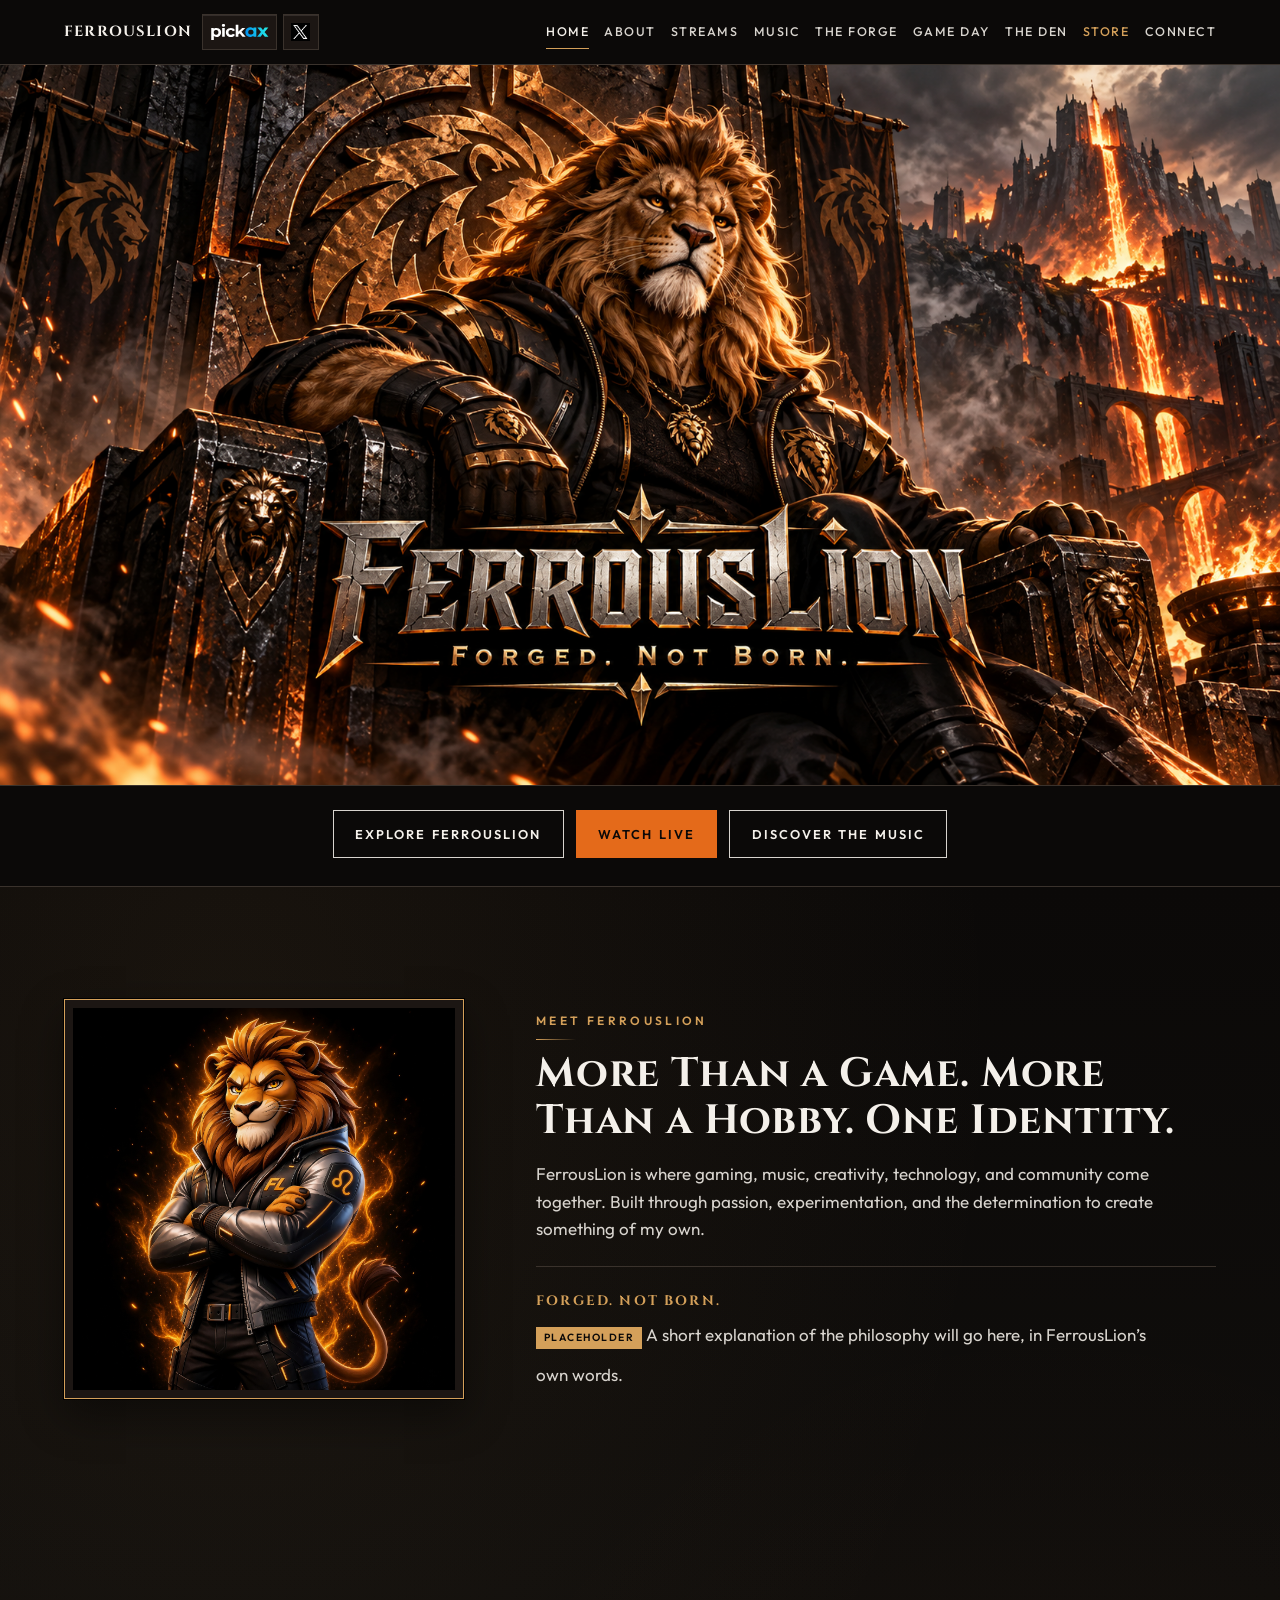
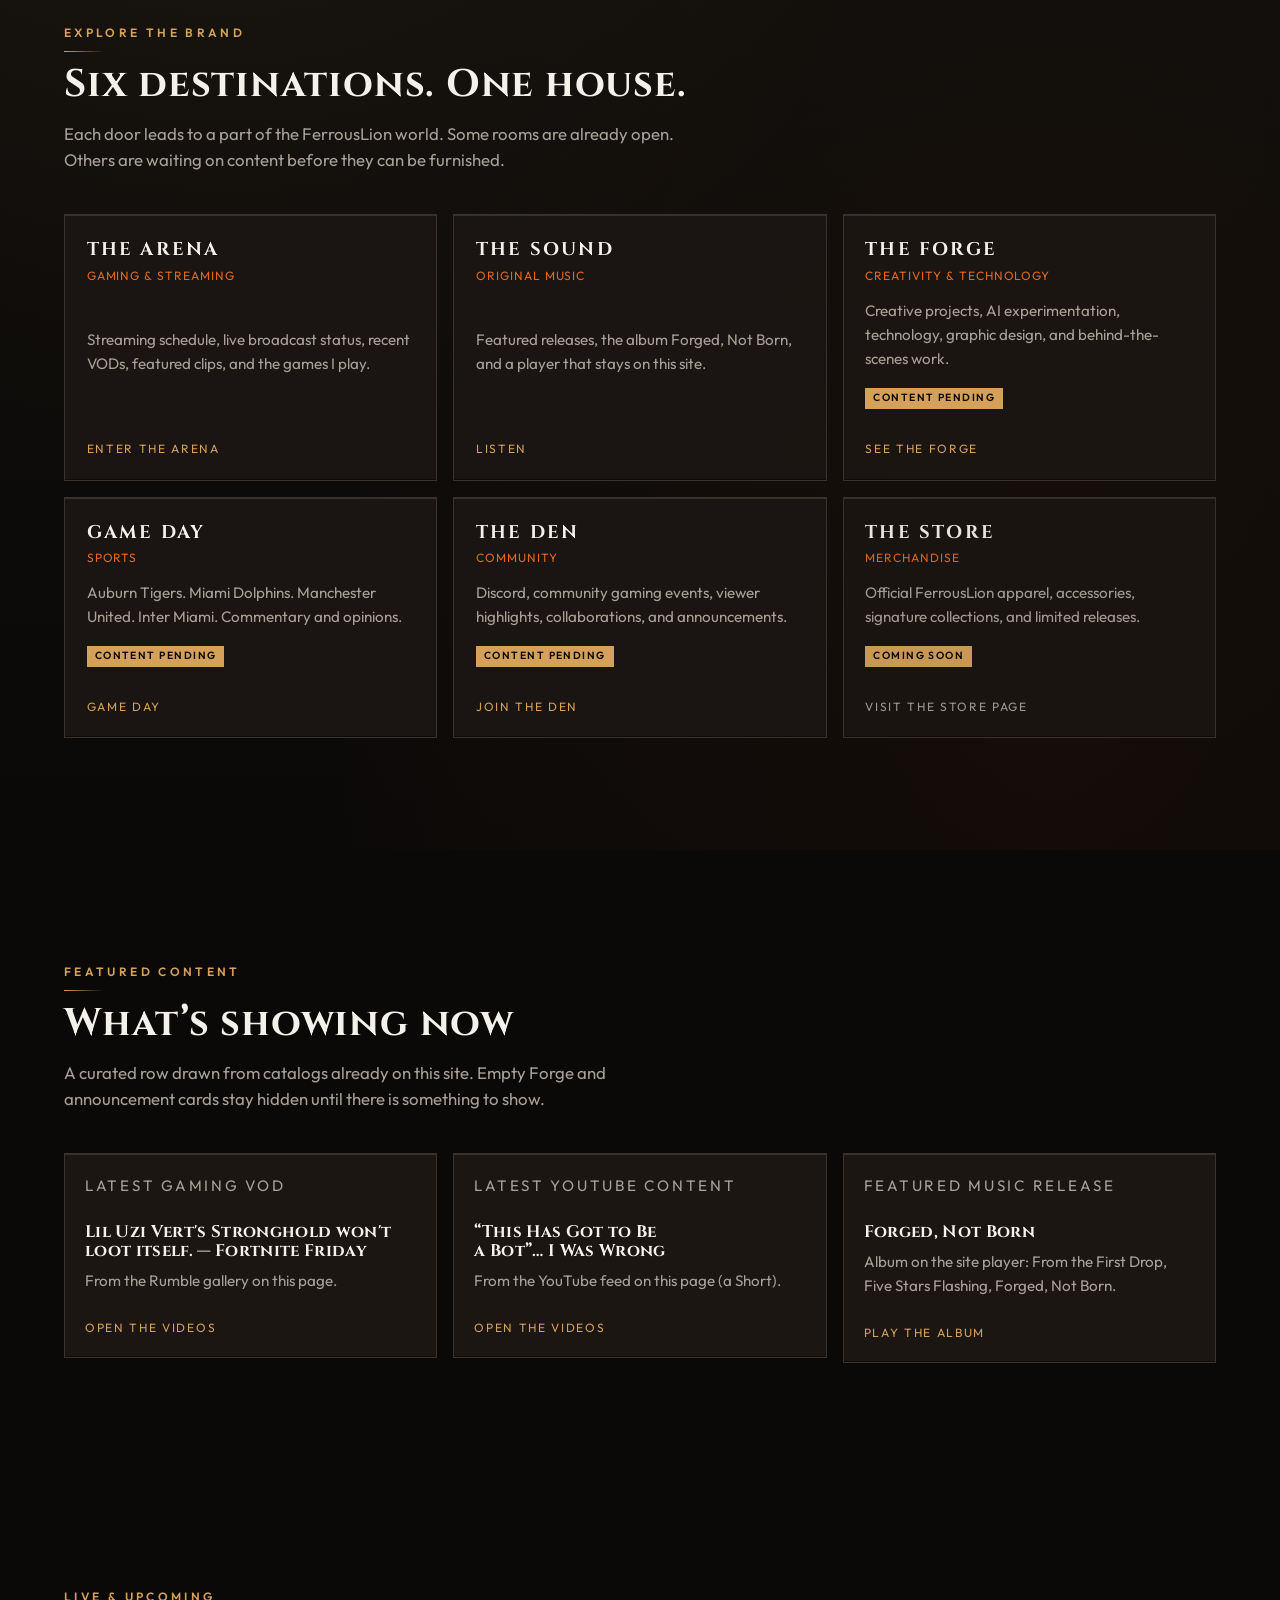
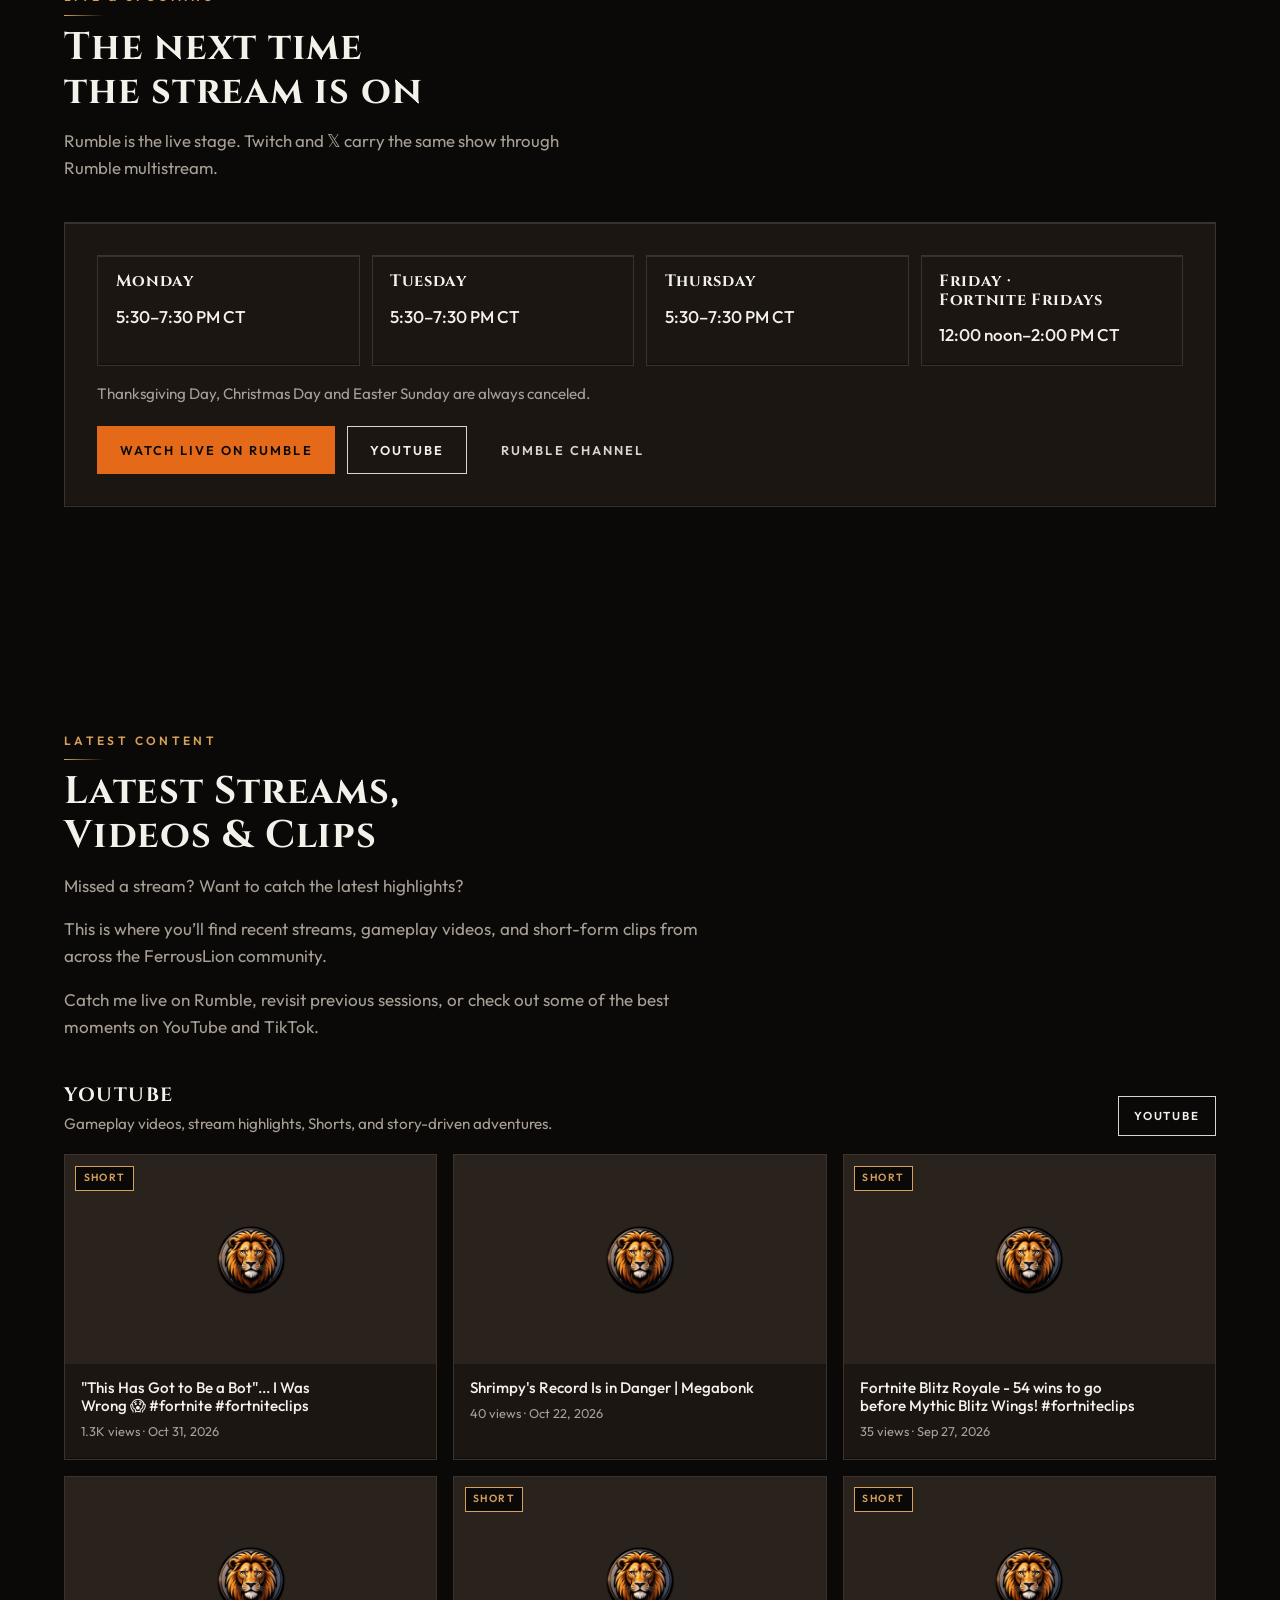
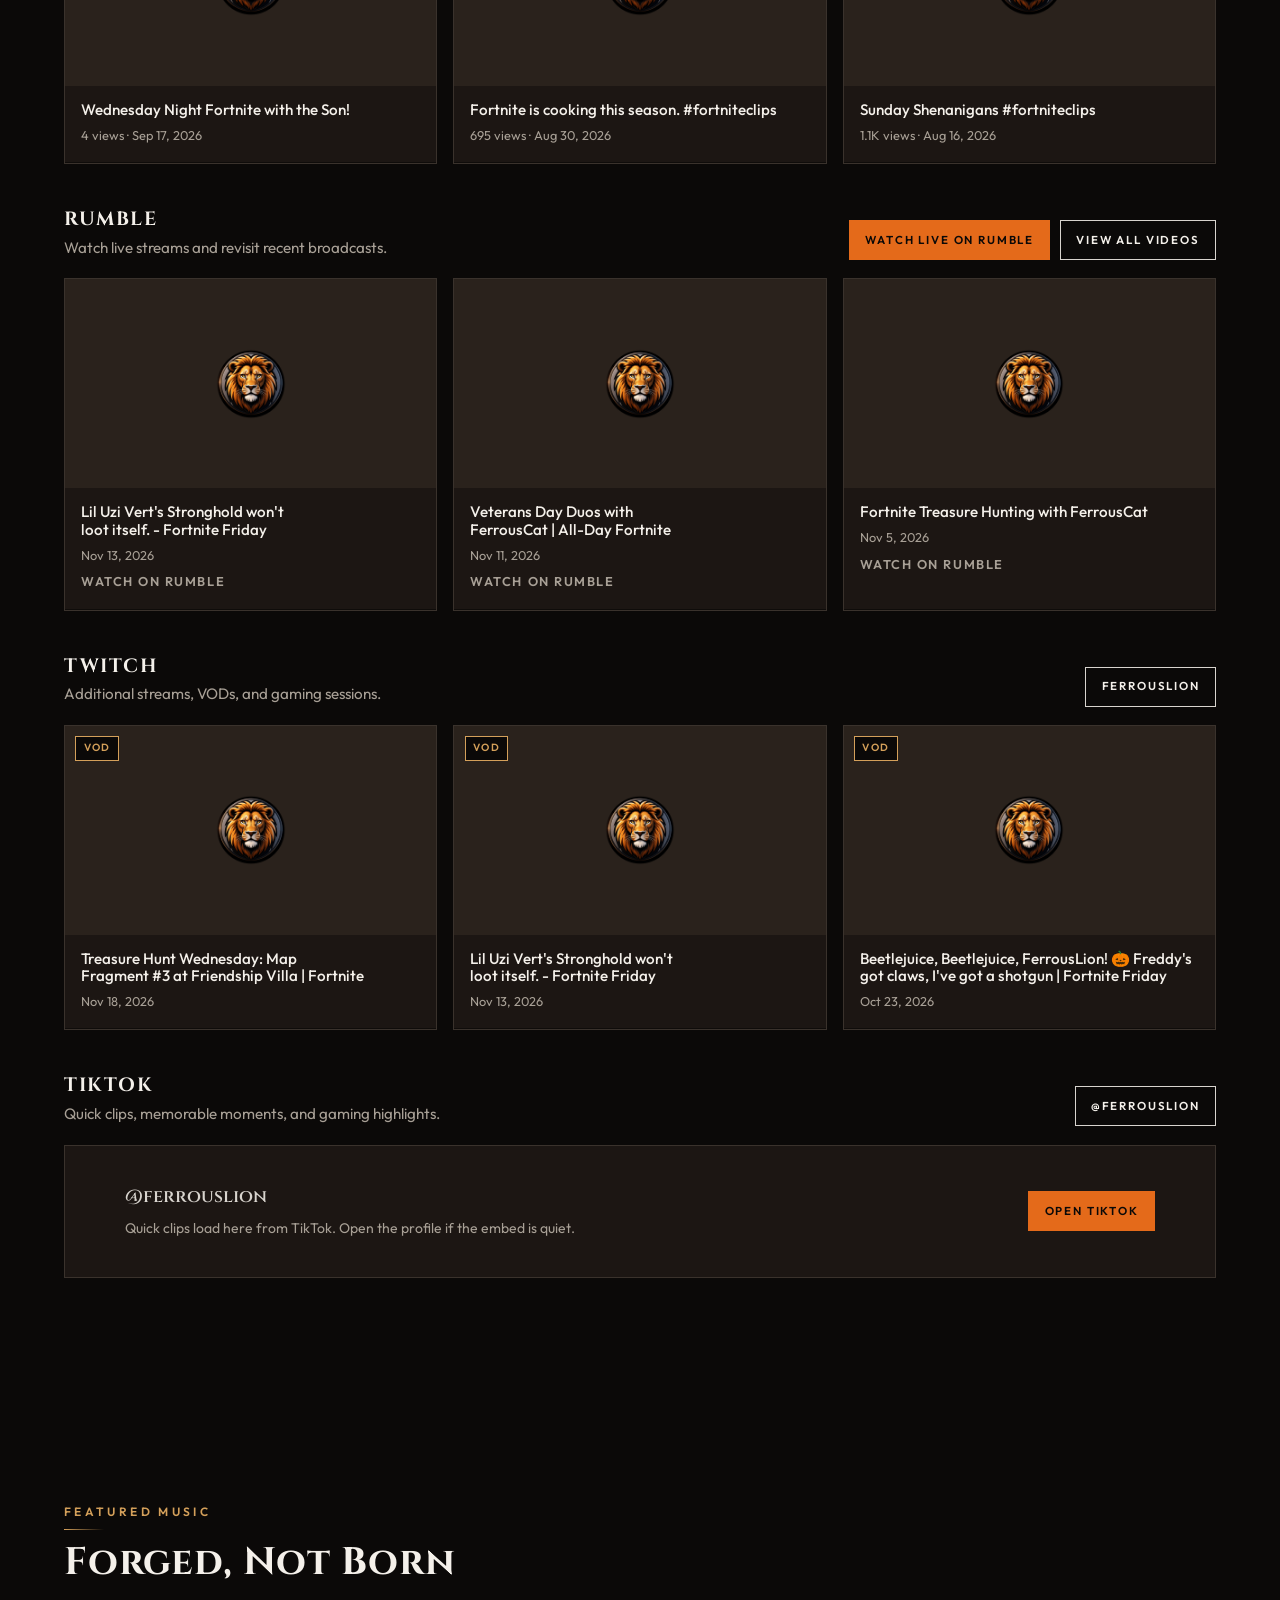
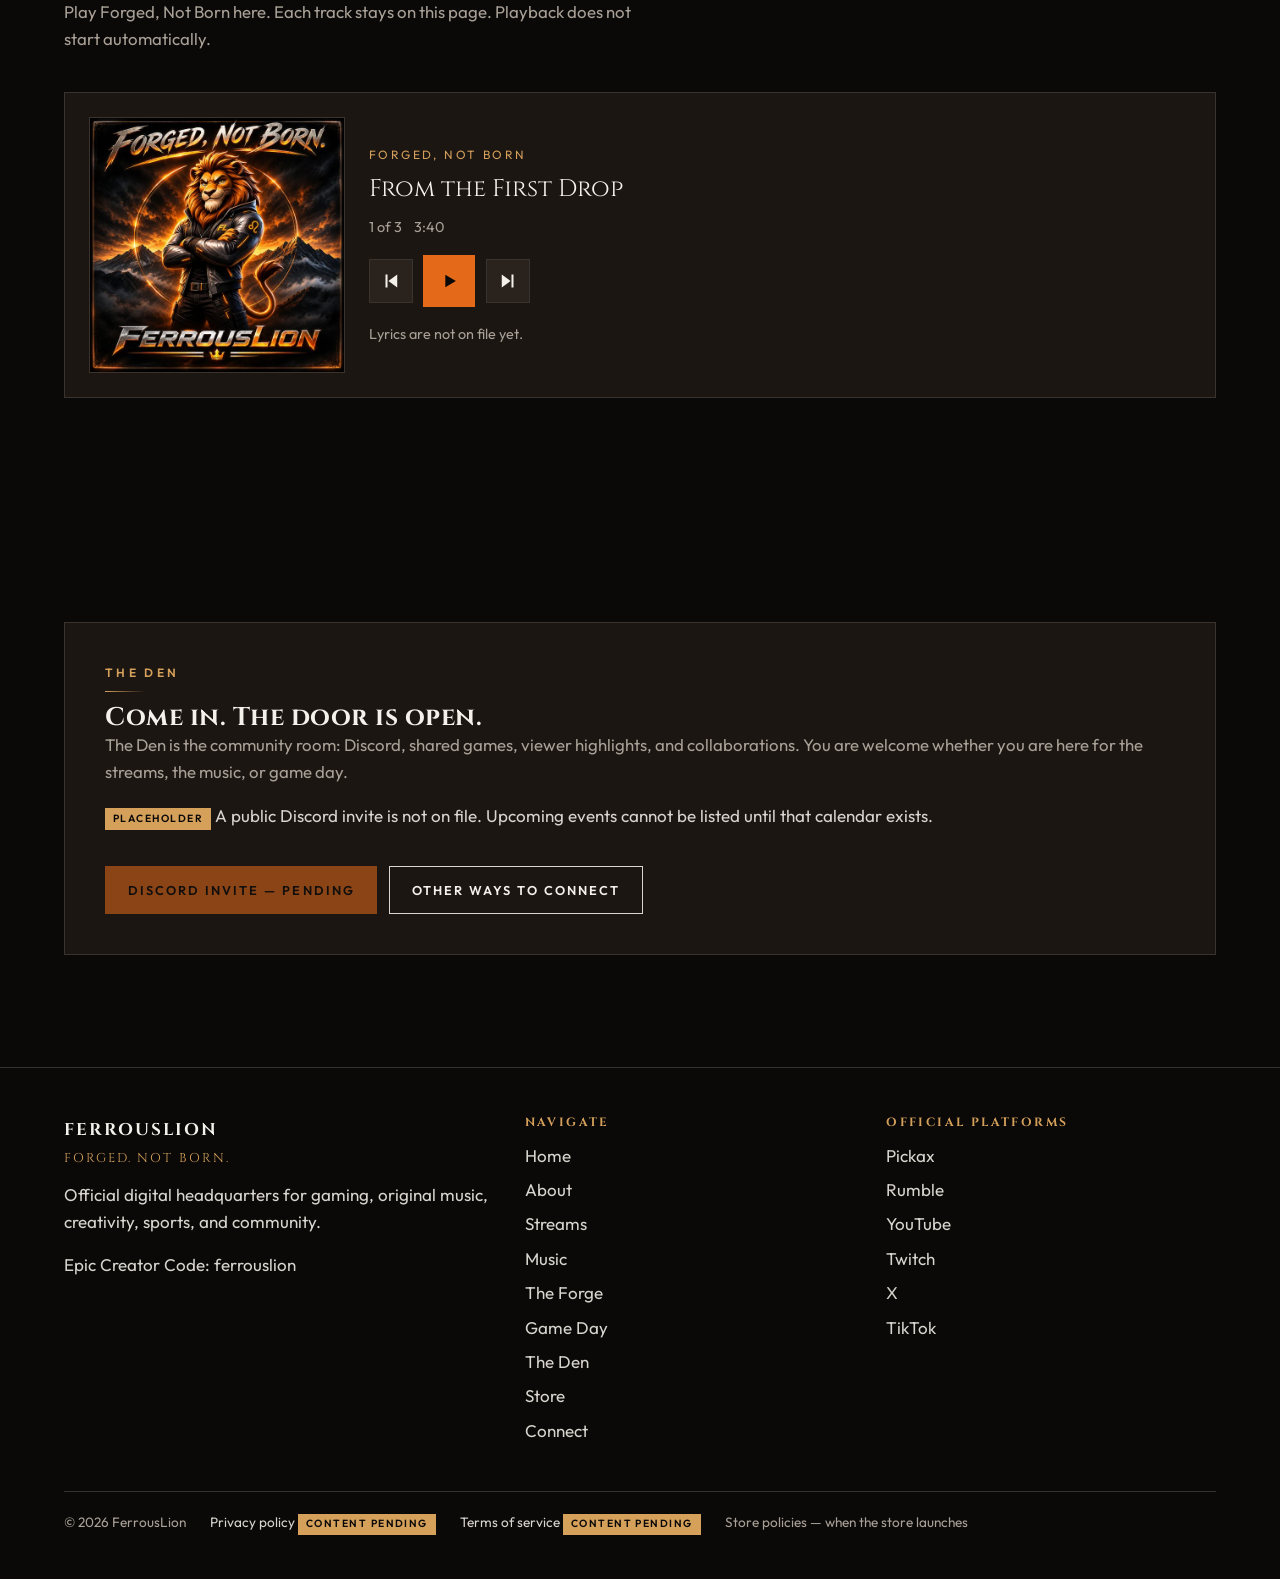
<file: index.html>
<!DOCTYPE html>
<html lang="en">
<head>
  <meta charset="utf-8">
  <meta name="viewport" content="width=device-width, initial-scale=1">
  <title>FerrousLion | Gaming, Streaming &amp; Community</title>
  <meta name="description" content="Follow FerrousLion for live gaming streams, Fortnite adventures, gameplay videos, sports conversations, and community across Rumble, YouTube, Twitch, and TikTok.">
  <meta name="theme-color" content="#0B0908">
  <meta name="twitter:card" content="summary_large_image">
  <meta name="twitter:title" content="FerrousLion | Gaming, Streaming &amp; Community">
  <meta name="twitter:description" content="Follow FerrousLion for live gaming streams, Fortnite adventures, gameplay videos, sports conversations, and community across Rumble, YouTube, Twitch, and TikTok.">
  <meta name="twitter:image" content="https://ferrouslion.com/og.jpg">
  <meta name="twitter:image:alt" content="FerrousLion standing beside the FL Gaming logo">
  <meta property="og:type" content="website">
  <meta property="og:site_name" content="FerrousLion">
  <meta property="og:title" content="FerrousLion | Gaming, Streaming &amp; Community">
  <meta property="og:description" content="Follow FerrousLion for live gaming streams, Fortnite adventures, gameplay videos, sports conversations, and community across Rumble, YouTube, Twitch, and TikTok.">
  <meta property="og:image" content="https://ferrouslion.com/og.jpg">
  <meta property="og:image:alt" content="FerrousLion standing beside the FL Gaming logo">
  <meta property="og:url" content="https://ferrouslion.com/">
  <link rel="canonical" href="https://ferrouslion.com/">
  <link rel="icon" href="./favicon.ico">
  <link rel="icon" type="image/svg+xml" href="./favicon.svg">
  <link rel="preconnect" href="https://fonts.googleapis.com">
  <link rel="preconnect" href="https://fonts.gstatic.com" crossorigin>
  <link href="https://fonts.googleapis.com/css2?family=Cinzel:wght@500;600;700&family=Outfit:wght@400;500;600;700&display=swap" rel="stylesheet">
  <link rel="stylesheet" href="./styles.css">
  <script type="application/ld+json">
  {
    "@context": "https://schema.org",
    "@type": "WebSite",
    "name": "FerrousLion",
    "url": "https://ferrouslion.com/",
    "description": "Follow FerrousLion for live gaming streams, Fortnite adventures, gameplay videos, sports conversations, and community across Rumble, YouTube, Twitch, and TikTok.",
    "publisher": {
      "@type": "Person",
      "name": "FerrousLion",
      "url": "https://ferrouslion.com/",
      "sameAs": [
        "https://pickax.com/ferrouslion",
        "https://rumble.com/user/ferrouslion",
        "https://x.com/FerrousLion",
        "https://www.youtube.com/@ferrouslion",
        "https://www.twitch.tv/ferrouslion",
        "https://www.tiktok.com/@ferrouslion"
      ]
    }
  }
  </script>
</head>
<body>
  <a class="skip" href="#meet">Skip to content</a>

  <header class="header">
    <div class="wrap header-bar">
      <div class="header-left">
        <a class="brand" href="#top">FerrousLion</a>
        <div class="social-icons" role="group" aria-label="Official accounts">
          <a class="social-icon social-pickax" href="https://pickax.com/ferrouslion" target="_blank" rel="noopener noreferrer" aria-label="FerrousLion on Pickax" title="FerrousLion on Pickax — pickax.com/ferrouslion">
            <img src="./assets/icons/pickax-logo.svg" width="104" height="32" alt="">
          </a>
          <a class="social-icon social-x" href="https://x.com/FerrousLion" target="_blank" rel="noopener noreferrer" aria-label="FerrousLion on X" title="FerrousLion on X — @FerrousLion">
            <img src="./assets/icons/x-favicon.png" width="32" height="32" alt="">
          </a>
        </div>
      </div>
      <nav class="nav-desk" aria-label="Primary">
        <a href="#top" aria-current="page">Home</a>
        <a href="#about">About</a>
        <a href="#streams">Streams</a>
        <a href="#music">Music</a>
        <a href="#forge">The Forge</a>
        <a href="#gameday">Game Day</a>
        <a href="#den">The Den</a>
        <a class="nav-store" href="./store/index.html">Store</a>
        <a href="#connect">Connect</a>
      </nav>
      <button class="menu-btn" type="button" aria-expanded="false" aria-label="Open menu" aria-controls="mobile-nav">
        <svg width="20" height="20" viewBox="0 0 24 24" fill="none" stroke="currentColor" stroke-width="2" aria-hidden="true"><path d="M4 7h16M4 12h16M4 17h16"/></svg>
      </button>
    </div>
    <div class="nav-mobile" id="mobile-nav">
      <div class="wrap">
        <div class="social-icons" role="group" aria-label="Official accounts in the menu">
          <a class="social-icon social-pickax" href="https://pickax.com/ferrouslion" target="_blank" rel="noopener noreferrer" aria-label="FerrousLion on Pickax" title="FerrousLion on Pickax — pickax.com/ferrouslion">
            <img src="./assets/icons/pickax-logo.svg" width="104" height="32" alt="">
          </a>
          <a class="social-icon social-x" href="https://x.com/FerrousLion" target="_blank" rel="noopener noreferrer" aria-label="FerrousLion on X" title="FerrousLion on X — @FerrousLion">
            <img src="./assets/icons/x-favicon.png" width="32" height="32" alt="">
          </a>
        </div>
        <nav aria-label="Mobile">
          <a href="#top">Home</a>
          <a href="#about">About</a>
          <a href="#streams">Streams</a>
          <a href="#music">Music</a>
          <a href="#forge">The Forge</a>
          <a href="#gameday">Game Day</a>
          <a href="#den">The Den</a>
          <a href="./store/index.html">Store</a>
          <a href="#connect">Connect</a>
        </nav>
      </div>
    </div>
  </header>

  <main id="top">
    <h1 class="sr-only">FerrousLion</h1>
    <section class="hero" aria-labelledby="hero-banner-label">
      <h2 id="hero-banner-label" class="sr-only">FerrousLion official cover banner</h2>
      <figure class="hero-banner">
        <img
          src="./assets/02-official-cover-banner.png"
          width="1672"
          height="941"
          alt="FerrousLion seated on a lion-carved throne before a volcanic fortress, with the words FerrousLion and Forged. Not Born."
        >
      </figure>
      <div class="hero-cta-band">
        <div class="wrap hero-actions">
          <a class="btn btn-secondary" href="#meet">Explore FerrousLion</a>
          <a class="btn btn-primary" href="https://rumble.com/user/ferrouslion/live" target="_blank" rel="noopener noreferrer">Watch Live<span class="sr-only"> on Rumble</span></a>
          <a class="btn btn-secondary" href="#music">Discover the Music</a>
        </div>
      </div>
    </section>

    <div class="mood">
      <section class="section" id="meet" aria-labelledby="meet-title">
        <div class="wrap meet-grid">
          <div class="avatar-frame">
            <img
              src="./assets/01-official-avatar.png"
              width="1408"
              height="1408"
              alt="Official FerrousLion avatar: a golden-orange lion wearing a black metallic FL jacket, standing with arms crossed."
            >
          </div>
          <div class="meet-copy" id="about">
            <p class="kicker">Meet FerrousLion</p>
            <h2 id="meet-title">More Than a Game. More Than a Hobby. One Identity.</h2>
            <p>FerrousLion is where gaming, music, creativity, technology, and community come together. Built through passion, experimentation, and the determination to create something of my own.</p>
            <div class="philosophy">
              <strong>Forged. Not Born.</strong>
              <p><span class="placeholder-flag">PLACEHOLDER</span> A short explanation of the philosophy will go here, in FerrousLion’s own words.</p>
            </div>
          </div>
        </div>
      </section>

      <section class="section" id="explore" aria-labelledby="explore-title">
        <div class="wrap">
          <div class="section-head">
            <p class="kicker">Explore the brand</p>
            <h2 id="explore-title">Six destinations. One house.</h2>
            <p class="lead">Each door leads to a part of the FerrousLion world. Some rooms are already open. Others are waiting on content before they can be furnished.</p>
          </div>
          <ul class="dest-grid">
            <li id="streams">
              <a class="card-link" href="#live">
                <article class="dest-card">
                  <h3>The Arena</h3>
                  <p class="dest-label">Gaming &amp; Streaming</p>
                  <p>Streaming schedule, live broadcast status, recent VODs, featured clips, and the games I play.</p>
                  <span class="dest-link">Enter the Arena</span>
                </article>
              </a>
            </li>
            <li>
              <a class="card-link" href="#music">
                <article class="dest-card">
                  <h3>The Sound</h3>
                  <p class="dest-label">Original Music</p>
                  <p>Featured releases, the album Forged, Not Born, and a player that stays on this site.</p>
                  <span class="dest-link">Listen</span>
                </article>
              </a>
            </li>
            <li id="forge">
              <a class="card-link" href="#featured">
                <article class="dest-card">
                  <h3>The Forge</h3>
                  <p class="dest-label">Creativity &amp; Technology</p>
                  <p>Creative projects, AI experimentation, technology, graphic design, and behind-the-scenes work.</p>
                  <span class="placeholder-flag">Content pending</span>
                  <span class="dest-link">See the Forge</span>
                </article>
              </a>
            </li>
            <li id="gameday">
              <a class="card-link" href="#featured">
                <article class="dest-card">
                  <h3>Game Day</h3>
                  <p class="dest-label">Sports</p>
                  <p>Auburn Tigers. Miami Dolphins. Manchester United. Inter Miami. Commentary and opinions.</p>
                  <span class="placeholder-flag">Content pending</span>
                  <span class="dest-link">Game Day</span>
                </article>
              </a>
            </li>
            <li id="den">
              <a class="card-link" href="#community">
                <article class="dest-card">
                  <h3>The Den</h3>
                  <p class="dest-label">Community</p>
                  <p>Discord, community gaming events, viewer highlights, collaborations, and announcements.</p>
                  <span class="placeholder-flag">Content pending</span>
                  <span class="dest-link">Join the Den</span>
                </article>
              </a>
            </li>
            <li id="store">
              <a class="card-link" href="./store/index.html">
                <article class="dest-card is-soon">
                  <h3>The Store</h3>
                  <p class="dest-label">Merchandise</p>
                  <p>Official FerrousLion apparel, accessories, signature collections, and limited releases.</p>
                  <span class="placeholder-flag">Coming soon</span>
                  <span class="dest-link">Visit the Store page</span>
                </article>
              </a>
            </li>
          </ul>
        </div>
      </section>
    </div>

    <section class="section" id="featured" aria-labelledby="featured-title">
      <div class="wrap">
        <div class="section-head">
          <p class="kicker">Featured content</p>
          <h2 id="featured-title">What’s showing now</h2>
          <p class="lead">A curated row drawn from catalogs already on this site. Empty Forge and announcement cards stay hidden until there is something to show.</p>
        </div>
        <ul class="feature-grid">
          <li>
            <article class="feature-card">
              <p class="feature-kind">Latest gaming VOD</p>
              <h3>Lil Uzi Vert's Stronghold won't loot itself. — Fortnite Friday</h3>
              <p>From the Rumble gallery on this page.</p>
              <a class="feature-link" href="#videos">Open the videos</a>
            </article>
          </li>
          <li>
            <article class="feature-card">
              <p class="feature-kind">Latest YouTube content</p>
              <h3>“This Has Got to Be a Bot”… I Was Wrong</h3>
              <p>From the YouTube feed on this page (a Short).</p>
              <a class="feature-link" href="#videos">Open the videos</a>
            </article>
          </li>
          <li>
            <article class="feature-card">
              <p class="feature-kind">Featured music release</p>
              <h3>Forged, Not Born</h3>
              <p>Album on the site player: From the First Drop, Five Stars Flashing, Forged, Not Born.</p>
              <a class="feature-link" href="#music">Play the album</a>
            </article>
          </li>
          <!-- Hidden until content exists: Recent creative project (The Forge) featured card.
          <li>
            <article class="feature-card">
              <p class="feature-kind">Recent creative project</p>
              <span class="placeholder-flag">PLACEHOLDER</span>
              <h3>Example — no Forge project is published yet</h3>
              <p>This card stays hidden until FerrousLion supplies a project.</p>
            </article>
          </li>
          -->
          <!-- Hidden until content exists: Latest announcement featured card.
          <li>
            <article class="feature-card">
              <p class="feature-kind">Latest announcement</p>
              <span class="placeholder-flag">PLACEHOLDER</span>
              <h3>Example — no announcement feed exists yet</h3>
              <p>This card stays hidden until an announcement is published.</p>
            </article>
          </li>
          -->
        </ul>
      </div>
    </section>

    <section class="section" id="live" aria-labelledby="live-title">
      <div class="wrap">
        <div class="section-head">
          <p class="kicker">Live &amp; Upcoming</p>
          <h2 id="live-title">The next time the stream is on</h2>
          <p class="lead">Rumble is the live stage. Twitch and 𝕏 carry the same show through Rumble multistream.</p>
        </div>
        <div class="live-panel live-schedule">
          <div>
            <!--
              SCHEDULE NOTICE — edit this block for a holiday, one-off special, or one-off cancellation.
              data-date is the event day in America/Chicago, written YYYY-MM-DD.
              The slot stays hidden after that Chicago date, so a stale notice never lingers.
              Leave data-date empty when there is no upcoming special or cancellation.
            -->
            <article class="card hairline schedule-special" id="schedule-special" data-date="2026-11-29" hidden>
          <p class="kicker">Schedule change</p>
          <h3>No streams this week</h3>
          <p>Mon, Nov 23 – Sun, Nov 29, 2026. All streams this week are canceled, including Thanksgiving (Thu, Nov 26). The regular weekly schedule resumes Monday, Nov 30.</p>
        </article>
                    <ul class="schedule-grid">
          <li class="card hairline schedule-slot">
            <h3>Monday</h3>
            <p class="schedule-time">5:30–7:30 PM CT</p>
          </li>
          <li class="card hairline schedule-slot">
            <h3>Tuesday</h3>
            <p class="schedule-time">5:30–7:30 PM CT</p>
          </li>
          <li class="card hairline schedule-slot">
            <h3>Thursday</h3>
            <p class="schedule-time">5:30–7:30 PM CT</p>
          </li>
          <li class="card hairline schedule-slot">
            <h3>Friday · Fortnite Fridays</h3>
            <p class="schedule-time">12:00 noon–2:00 PM CT</p>
          </li>
        </ul>
        <p class="schedule-note">Thanksgiving Day, Christmas Day and Easter Sunday are always canceled.</p>
            <div class="live-links">
              <a class="btn btn-primary" href="https://rumble.com/user/ferrouslion/live" target="_blank" rel="noopener noreferrer">Watch Live on Rumble</a>
              <a class="btn btn-secondary" href="https://www.youtube.com/@ferrouslion" target="_blank" rel="noopener noreferrer">YouTube</a>
              <a class="btn btn-ghost" href="https://rumble.com/user/ferrouslion" target="_blank" rel="noopener noreferrer">Rumble channel</a>
            </div>
          </div>
        </div>
      </div>
    </section>

    <section class="section" id="videos" aria-labelledby="videos-heading">
      <div class="wrap">
        <div class="section-head">
          <p class="kicker">Latest content</p>
          <h2 id="videos-heading">Latest Streams, Videos &amp; Clips</h2>
          <div class="copy">
            <p>Missed a stream? Want to catch the latest highlights?</p>
            <p>This is where you’ll find recent streams, gameplay videos, and short-form clips from across the FerrousLion community.</p>
            <p>Catch me live on Rumble, revisit previous sessions, or check out some of the best moments on YouTube and TikTok.</p>
          </div>
        </div>

        <div class="platform-block">
          <div class="platform-head">
            <div>
              <h3>YouTube</h3>
              <p class="platform-note">Gameplay videos, stream highlights, Shorts, and story-driven adventures.</p>
            </div>
            <a class="btn btn-secondary btn-sm" href="https://www.youtube.com/@ferrouslion" target="_blank" rel="noopener noreferrer">YouTube</a>
          </div>
          <ul class="video-grid" id="youtube-videos"></ul>
        </div>

        <!-- Latest Rumble VODs. Edit this JSON only; see docs/rumble-vods.md.
             Cards sort by publishedAt (newest first) and never load a Rumble player. -->
        <section class="rumble-latest platform-block" aria-labelledby="videos-title">
        <script type="application/json" id="featured-rumble-data">
{
  "channelUrl": "https://rumble.com/user/ferrouslion",
  "updatedAt": "2026-11-16T15:56:05Z",
  "items": [
    {
      "id": "v7g31gm",
      "title": "Lil Uzi Vert's Stronghold won't loot itself. - Fortnite Friday",
      "publishedAt": "2026-11-13T18:57:05+00:00",
      "watchUrl": "https://rumble.com/v7i9ee4-lil-uzi-verts-stronghold-wont-loot-itself.-fortnite-friday.html",
      "thumbnailUrl": "https://hugh.cdn.rumble.cloud/video/fww1/80/s8/1/C/8/N/d/C8NdB.qR4e.1-small-Lil-Uzi-Verts-Stronghold-wo..jpg",
      "durationSeconds": 4956
    },
    {
      "id": "v7g17b8",
      "title": "Veterans Day Duos with FerrousCat | All-Day Fortnite",
      "publishedAt": "2026-11-11T22:48:31+00:00",
      "watchUrl": "https://rumble.com/v7i7k8q-veterans-day-duos-with-ferrouscat-all-day-fortnite.html",
      "thumbnailUrl": "https://hugh.cdn.rumble.cloud/video/fww1/6a/s8/1/6/a/t/d/6atdB.qR4e-small-Veterans-Day-Duos-with-Ferr..jpg",
      "durationSeconds": 4783
    },
    {
      "id": "v7fr5e8",
      "title": "Fortnite Treasure Hunting with FerrousCat",
      "publishedAt": "2026-11-06T01:20:57+00:00",
      "watchUrl": "https://rumble.com/v7hxibq-fortnite-treasure-hunting-with-ferrouscat.html",
      "thumbnailUrl": "https://hugh.cdn.rumble.cloud/video/fwe2/47/s8/1/g/G/G/b/gGGbB.qR4e-small-Fortnite-Treasure-Hunting-w..jpg",
      "durationSeconds": 5709
    }
  ]
}
        </script>
        <div class="platform-head">
          <div>
            <h3 id="videos-title">Rumble</h3>
            <p class="platform-note">Watch live streams and revisit recent broadcasts.</p>
          </div>
          <div class="featured-actions">
            <a class="btn btn-primary btn-sm" href="https://rumble.com/user/ferrouslion/live" target="_blank" rel="noopener noreferrer">Watch Live on Rumble</a>
            <a class="btn btn-secondary btn-sm" id="rumble-channel-link" href="https://rumble.com/user/ferrouslion" target="_blank" rel="noopener noreferrer">View all videos</a>
          </div>
        </div>
        <ul class="video-grid featured-rumble" id="featured-rumble"></ul>
        </section>

        <div class="platform-block">
          <div class="platform-head">
            <div>
              <h3>Twitch</h3>
              <p class="platform-note">Additional streams, VODs, and gaming sessions.</p>
            </div>
            <a class="btn btn-secondary btn-sm" href="https://www.twitch.tv/ferrouslion/videos" target="_blank" rel="noopener noreferrer">ferrouslion</a>
          </div>
          <ul class="video-grid" id="twitch-videos"></ul>
        </div>

        <div class="platform-block">
          <div class="platform-head">
            <div>
              <h3>TikTok</h3>
              <p class="platform-note">Quick clips, memorable moments, and gaming highlights.</p>
            </div>
            <a class="btn btn-secondary btn-sm" href="https://www.tiktok.com/@ferrouslion" target="_blank" rel="noopener noreferrer">@ferrouslion</a>
          </div>
          <div class="tiktok-card hairline" id="tiktok-embed">
            <blockquote class="tiktok-embed" cite="https://www.tiktok.com/@ferrouslion" data-unique-id="ferrouslion" data-embed-type="creator">
              <section>
                <a href="https://www.tiktok.com/@ferrouslion" target="_blank" rel="noopener noreferrer">
                  <span>
                    <span style="display:block;font-family:var(--font-display);font-size:1.125rem;font-weight:600">@ferrouslion</span>
                    <span style="display:block;margin-top:.35rem;font-size:.875rem;color:var(--muted)">Quick clips load here from TikTok. Open the profile if the embed is quiet.</span>
                  </span>
                  <span class="btn btn-primary btn-sm">Open TikTok</span>
                </a>
              </section>
            </blockquote>
          </div>
        </div>
      </div>
    </section>

    <section class="section" id="music" aria-labelledby="music-title">
      <div class="wrap">
        <!-- One player, one audio element. Titles and order come from
             music/catalog.json. Audio URLs live in #suno-music-data because
             the catalog schema has no public URL field. #music-fallback is a
             no-JS list of plain MP3 links. Native controls stay on the audio
             element unless the script below runs. -->
        <script type="application/json" id="suno-music-data">
{
  "updatedAt": "2026-11-19T09:20:00Z",
  "releaseId": "forged-not-born",
  "tracks": [
    {
      "id": "from-the-first-drop",
      "url": "https://media.ferrouslion.com/playback/forged-not-born/from-the-first-drop/6d61a341fdd869c92d87c1517df8c01268687366d9117ba77d4478370fbb5b7a.mp3"
    },
    {
      "id": "five-stars-flashing",
      "url": "https://media.ferrouslion.com/playback/forged-not-born/five-stars-flashing/544b3c11dda7b535b6226fd31d5b06ba04a1e27fbc36c1cb73637fcf24d3135f.mp3"
    },
    {
      "id": "forged-not-born",
      "url": "https://media.ferrouslion.com/playback/forged-not-born/forged-not-born/4e745292733c971e0f51285887f55b98b3b395522c60388c8f8569d2b3f7a32c.mp3"
    }
  ]
}
        </script>
        <div class="section-head">
          <p class="kicker">Featured music</p>
          <h2 id="music-title">Forged, Not Born</h2>
          <p class="lead">Play Forged, Not Born here. Each track stays on this page. Playback does not start automatically.</p>
        </div>
        <div class="music-card music-player" id="music-release">
          <div class="music-art">
            <img src="./music/forged-not-born.jpg" width="600" height="600" alt="Forged, Not Born album cover by FerrousLion" decoding="async">
          </div>
          <div class="music-player-body">
            <p class="music-now-album" id="music-release-title">Forged, Not Born</p>
            <p class="music-now-title" id="music-now-title" aria-live="polite">From the First Drop</p>
            <p class="music-now-meta">
              <span id="music-now-index">1 of 3</span>
              <span id="music-now-time">3:40</span>
            </p>
            <div class="music-transport" role="group" aria-label="Playback">
              <button type="button" class="music-btn" id="music-prev" aria-label="Previous track">
                <svg viewBox="0 0 24 24" width="22" height="22" fill="currentColor" aria-hidden="true"><path d="M6 5h2.2v14H6V5zm12.8 14L9.2 12l9.6-7v14z"/></svg>
              </button>
              <button type="button" class="music-btn music-btn-main" id="music-play" aria-label="Play" aria-pressed="false">
                <svg class="icon-play" viewBox="0 0 24 24" width="22" height="22" fill="currentColor" aria-hidden="true"><path d="M8 5.14v13.72L19.5 12 8 5.14z"/></svg>
                <svg class="icon-pause" viewBox="0 0 24 24" width="22" height="22" fill="currentColor" aria-hidden="true"><path d="M6 4.5h4.2v15H6v-15zm7.8 0H18v15h-4.2v-15z"/></svg>
              </button>
              <button type="button" class="music-btn" id="music-next" aria-label="Next track">
                <svg viewBox="0 0 24 24" width="22" height="22" fill="currentColor" aria-hidden="true"><path d="M15.8 5H18v14h-2.2V5zM5.2 5l9.6 7-9.6 7V5z"/></svg>
              </button>
            </div>
            <audio id="music-audio" controls preload="none" src="https://media.ferrouslion.com/playback/forged-not-born/from-the-first-drop/6d61a341fdd869c92d87c1517df8c01268687366d9117ba77d4478370fbb5b7a.mp3" aria-label="From the First Drop"></audio>
            <p class="music-note">Lyrics are not on file yet.</p>
          </div>
        </div>
        <div class="music-fallback" id="music-fallback">
          <p>Open a track:</p>
          <ol>
            <li>
              <a href="https://media.ferrouslion.com/playback/forged-not-born/from-the-first-drop/6d61a341fdd869c92d87c1517df8c01268687366d9117ba77d4478370fbb5b7a.mp3">From the First Drop</a>
              <span class="music-track-time">3:40</span>
            </li>
            <li>
              <a href="https://media.ferrouslion.com/playback/forged-not-born/five-stars-flashing/544b3c11dda7b535b6226fd31d5b06ba04a1e27fbc36c1cb73637fcf24d3135f.mp3">Five Stars Flashing</a>
              <span class="music-track-time">3:06</span>
            </li>
            <li>
              <a href="https://media.ferrouslion.com/playback/forged-not-born/forged-not-born/4e745292733c971e0f51285887f55b98b3b395522c60388c8f8569d2b3f7a32c.mp3">Forged, Not Born</a>
              <span class="music-track-time">3:02</span>
            </li>
          </ol>
        </div>
                <script>
          (function () {
            var player = document.getElementById("music-release");
            var audio = document.getElementById("music-audio");
            var dataEl = document.getElementById("suno-music-data");
            var titleEl = document.getElementById("music-now-title");
            var albumEl = document.getElementById("music-release-title");
            var indexEl = document.getElementById("music-now-index");
            var timeEl = document.getElementById("music-now-time");
            var prevBtn = document.getElementById("music-prev");
            var playBtn = document.getElementById("music-play");
            var nextBtn = document.getElementById("music-next");
            var fallback = document.getElementById("music-fallback");
            if (!player || !audio || !titleEl || !prevBtn || !playBtn || !nextBtn) return;

            var extras = player.querySelectorAll("audio");
            for (var extraIndex = 0; extraIndex < extras.length; extraIndex++) {
              if (extras[extraIndex] !== audio) extras[extraIndex].remove();
            }

            audio.autoplay = false;
            audio.preload = "none";
            audio.removeAttribute("controls");
            audio.controls = false;
            audio.setAttribute("aria-hidden", "true");
            player.classList.add("is-ready");
            if (fallback) fallback.hidden = true;

            var tracks = [];
            var index = 0;
            var wantPlay = false;
            var playToken = 0;
            var ignorePause = false;

            function plain(value) {
              if (typeof value !== "string") return "";
              var text = value.trim();
              if (!text || text.length > 300 || /[\u0000-\u001f\u007f]/.test(text)) return "";
              return text;
            }

            function clock(seconds) {
              if (typeof seconds !== "number" || !Number.isInteger(seconds) || seconds < 1 || seconds > 14400) return "";
              var minutes = Math.floor(seconds / 60);
              var remain = seconds % 60;
              return minutes + ":" + (remain < 10 ? "0" : "") + remain;
            }

            function formatMediaTime(seconds) {
              if (typeof seconds !== "number" || !isFinite(seconds) || seconds < 0) return "0:00";
              var whole = Math.floor(seconds);
              var minutes = Math.floor(whole / 60);
              var remain = whole % 60;
              return minutes + ":" + (remain < 10 ? "0" : "") + remain;
            }

            function audioURL(value) {
              var url;
              try {
                url = new URL(value);
              } catch (err) {
                return "";
              }
              if (url.protocol !== "https:" || url.hostname !== "media.ferrouslion.com") return "";
              if (!/^\/playback\/[a-z0-9]+(?:-[a-z0-9]+)*\/[a-z0-9]+(?:-[a-z0-9]+)*\/[0-9a-f]{64}\.mp3$/.test(url.pathname)) return "";
              if (url.search || url.hash) return "";
              return url.href;
            }

            function urlMap(data) {
              var map = {};
              if (!data || !Array.isArray(data.tracks)) return map;
              data.tracks.forEach(function (row) {
                if (!row || typeof row.id !== "string") return;
                var src = audioURL(row.url);
                if (src) map[row.id] = src;
              });
              return map;
            }

            function trackRecord(track, urls) {
              if (!track || track.example === true) return null;
              var id = typeof track.id === "string" ? track.id : "";
              var title = plain(track.title);
              var number = track.trackNumber;
              var src = urls[id];
              if (!id || !title || !src || typeof number !== "number" || !Number.isInteger(number) || number < 1) return null;
              return { title: title, number: number, src: src, time: clock(track.durationSeconds) };
            }

            function setPressed(playing) {
              playBtn.setAttribute("aria-pressed", playing ? "true" : "false");
              playBtn.setAttribute("aria-label", playing ? "Pause" : "Play");
            }

            function updateTime() {
              if (!timeEl || !tracks[index]) return;
              var total = tracks[index].time;
              var shown = total || "";
              if (total && audio.currentTime > 0.2) shown = formatMediaTime(audio.currentTime) + " / " + total;
              if (timeEl.textContent !== shown) timeEl.textContent = shown;
            }

            function renderMeta() {
              var track = tracks[index];
              var enabled = tracks.length > 0;
              prevBtn.disabled = !enabled;
              playBtn.disabled = !enabled;
              nextBtn.disabled = !enabled;
              if (!track) return;
              if (titleEl.textContent !== track.title) titleEl.textContent = track.title;
              if (indexEl) {
                var label = (index + 1) + " of " + tracks.length;
                if (indexEl.textContent !== label) indexEl.textContent = label;
              }
              updateTime();
            }

            function stopPlayback() {
              wantPlay = false;
              playToken += 1;
              audio.pause();
              setPressed(false);
            }

            function playCurrent() {
              wantPlay = true;
              setPressed(true);
              var token = playToken + 1;
              playToken = token;
              var pending;
              try {
                pending = audio.play();
              } catch (err) {
                if (token !== playToken) return;
                wantPlay = false;
                setPressed(false);
                return;
              }
              if (pending && typeof pending.then === "function") {
                pending.then(function () {
                  if (token !== playToken || !wantPlay) return;
                  setPressed(true);
                }).catch(function () {
                  if (token !== playToken) return;
                  wantPlay = false;
                  setPressed(false);
                });
              }
            }

            function assignSrc(src) {
              if (audio.src === src) return;
              ignorePause = true;
              audio.src = src;
              ignorePause = false;
            }

            function loadTrack(nextIndex, shouldPlay) {
              var track = tracks[nextIndex];
              if (!track) return;
              index = nextIndex;
              if (audio.src === track.src) {
                try { audio.currentTime = 0; } catch (err) {}
              } else {
                assignSrc(track.src);
              }
              if (shouldPlay) playCurrent();
              else stopPlayback();
              renderMeta();
            }

            function onToggle() {
              if (!tracks.length) return;
              if (wantPlay) {
                stopPlayback();
                return;
              }
              if (audio.src !== tracks[index].src) assignSrc(tracks[index].src);
              if (audio.ended) {
                try { audio.currentTime = 0; } catch (err) {}
              }
              playCurrent();
            }

            function onPrev() {
              if (!tracks.length) return;
              if (index === 0 || audio.currentTime > 3) {
                try { audio.currentTime = 0; } catch (err) {}
                updateTime();
                return;
              }
              loadTrack(index - 1, wantPlay);
            }

            function onNext() {
              if (!tracks.length) return;
              // Last track stops. Reset to track 1 and stay paused.
              if (index >= tracks.length - 1) {
                loadTrack(0, false);
                return;
              }
              loadTrack(index + 1, wantPlay);
            }

            function onEnded() {
              if (index >= tracks.length - 1) {
                wantPlay = false;
                setPressed(false);
                updateTime();
                return;
              }
              loadTrack(index + 1, true);
            }

            function tracksFromFallback() {
              if (!fallback) return [];
              var links = fallback.querySelectorAll("a[href]");
              var rows = [];
              for (var i = 0; i < links.length; i++) {
                var src = audioURL(links[i].getAttribute("href"));
                var title = plain(links[i].textContent);
                if (!src || !title) return [];
                var stamp = links[i].parentElement ? links[i].parentElement.querySelector(".music-track-time") : null;
                var time = stamp ? plain(stamp.textContent) : "";
                rows.push({ title: title, number: i + 1, src: src, time: time });
              }
              return rows;
            }

            function applyCatalog(nextTracks, releaseTitle) {
              if (!nextTracks.length) return;
              var current = audio.src;
              var match = -1;
              for (var i = 0; i < nextTracks.length; i++) {
                if (nextTracks[i].src === current) {
                  match = i;
                  break;
                }
              }
              if (wantPlay && match < 0) return;
              if (releaseTitle && albumEl && albumEl.textContent !== releaseTitle) albumEl.textContent = releaseTitle;
              if (match >= 0) {
                tracks = nextTracks;
                index = match;
                renderMeta();
                return;
              }
              tracks = nextTracks;
              index = 0;
              assignSrc(tracks[0].src);
              stopPlayback();
              renderMeta();
            }

            prevBtn.addEventListener("click", onPrev);
            playBtn.addEventListener("click", onToggle);
            nextBtn.addEventListener("click", onNext);
            audio.addEventListener("ended", onEnded);
            audio.addEventListener("timeupdate", updateTime);
            audio.addEventListener("pause", function () {
              if (ignorePause || wantPlay) return;
              setPressed(false);
            });
            audio.addEventListener("play", function () {
              if (!wantPlay) return;
              setPressed(true);
            });

            tracks = tracksFromFallback();
            if (!tracks.length) {
              var seeded = audioURL(audio.getAttribute("src"));
              var seededTitle = plain(titleEl.textContent);
              if (seeded && seededTitle) {
                tracks = [{ title: seededTitle, number: 1, src: seeded, time: timeEl ? plain(timeEl.textContent) : "" }];
              }
            }
            if (tracks.length && audio.src !== tracks[0].src) assignSrc(tracks[0].src);
            renderMeta();
            setPressed(false);

            if (!dataEl) return;
            var page;
            try {
              page = JSON.parse(dataEl.textContent);
            } catch (err) {
              return;
            }
            var releaseId = page && typeof page.releaseId === "string" ? page.releaseId : "";
            var urls = urlMap(page);
            if (!releaseId) return;

            fetch("./music/catalog.json", { credentials: "same-origin" })
              .then(function (response) {
                if (!response.ok) throw new Error("catalog");
                return response.json();
              })
              .then(function (catalog) {
                if (!catalog || !Array.isArray(catalog.releases)) return;
                var matches = catalog.releases.filter(function (row) {
                  return row && row.id === releaseId && Array.isArray(row.tracks);
                });
                if (matches.length !== 1 || matches[0].tracks.length === 0) return;
                var release = matches[0];
                var rows = release.tracks.map(function (track) {
                  return trackRecord(track, urls);
                });
                if (rows.some(function (row) { return !row; }) || rows.length !== release.tracks.length) return;
                applyCatalog(rows, plain(release.title));
              })
              .catch(function () {});
          })();
        </script>
      </div>
    </section>

    <section class="section" id="community" aria-labelledby="community-title">
      <div class="wrap">
        <div class="den-panel">
          <p class="kicker">The Den</p>
          <h2 id="community-title">Come in. The door is open.</h2>
          <p class="lead">The Den is the community room: Discord, shared games, viewer highlights, and collaborations. You are welcome whether you are here for the streams, the music, or game day.</p>
          <p><span class="placeholder-flag">PLACEHOLDER</span> A public Discord invite is not on file. Upcoming events cannot be listed until that calendar exists.</p>
          <div class="den-actions">
            <a class="btn btn-primary" aria-disabled="true" href="#community">Discord invite — pending</a>
            <a class="btn btn-secondary" href="#connect">Other ways to connect</a>
          </div>
        </div>
      </div>
    </section>
  </main>

  <footer class="footer" id="connect">
    <div class="wrap">
      <div class="footer-grid">
        <div class="footer-brand">
          <strong>FerrousLion</strong>
          <span class="footer-motto">Forged. Not Born.</span>
          <p>Official digital headquarters for gaming, original music, creativity, sports, and community.</p>
          <p>Epic Creator Code: ferrouslion</p>
        </div>
        <div>
          <h2>Navigate</h2>
          <ul>
            <li><a href="#top">Home</a></li>
            <li><a href="#about">About</a></li>
            <li><a href="#streams">Streams</a></li>
            <li><a href="#music">Music</a></li>
            <li><a href="#forge">The Forge</a></li>
            <li><a href="#gameday">Game Day</a></li>
            <li><a href="#den">The Den</a></li>
            <li><a href="./store/index.html">Store</a></li>
            <li><a href="#connect">Connect</a></li>
          </ul>
        </div>
        <div>
          <h2>Official platforms</h2>
          <ul>
            <li><a href="https://pickax.com/ferrouslion" target="_blank" rel="noopener noreferrer">Pickax</a></li>
            <li><a href="https://rumble.com/user/ferrouslion" target="_blank" rel="noopener noreferrer">Rumble</a></li>
            <li><a href="https://www.youtube.com/@ferrouslion" target="_blank" rel="noopener noreferrer">YouTube</a></li>
            <li><a href="https://www.twitch.tv/ferrouslion" target="_blank" rel="noopener noreferrer">Twitch</a></li>
            <li><a href="https://x.com/FerrousLion" target="_blank" rel="noopener noreferrer">X</a></li>
            <li><a href="https://www.tiktok.com/@ferrouslion" target="_blank" rel="noopener noreferrer">TikTok</a></li>
          </ul>
        </div>
      </div>
      <div class="footer-legal">
        <span>© 2026 FerrousLion</span>
        <a href="#privacy">Privacy policy <span class="placeholder-flag">Content pending</span></a>
        <a href="#terms">Terms of service <span class="placeholder-flag">Content pending</span></a>
        <span>Store policies — when the store launches</span>
      </div>
    </div>
  </footer>

  <script src="./site.js"></script>
</body>
</html>
</file>
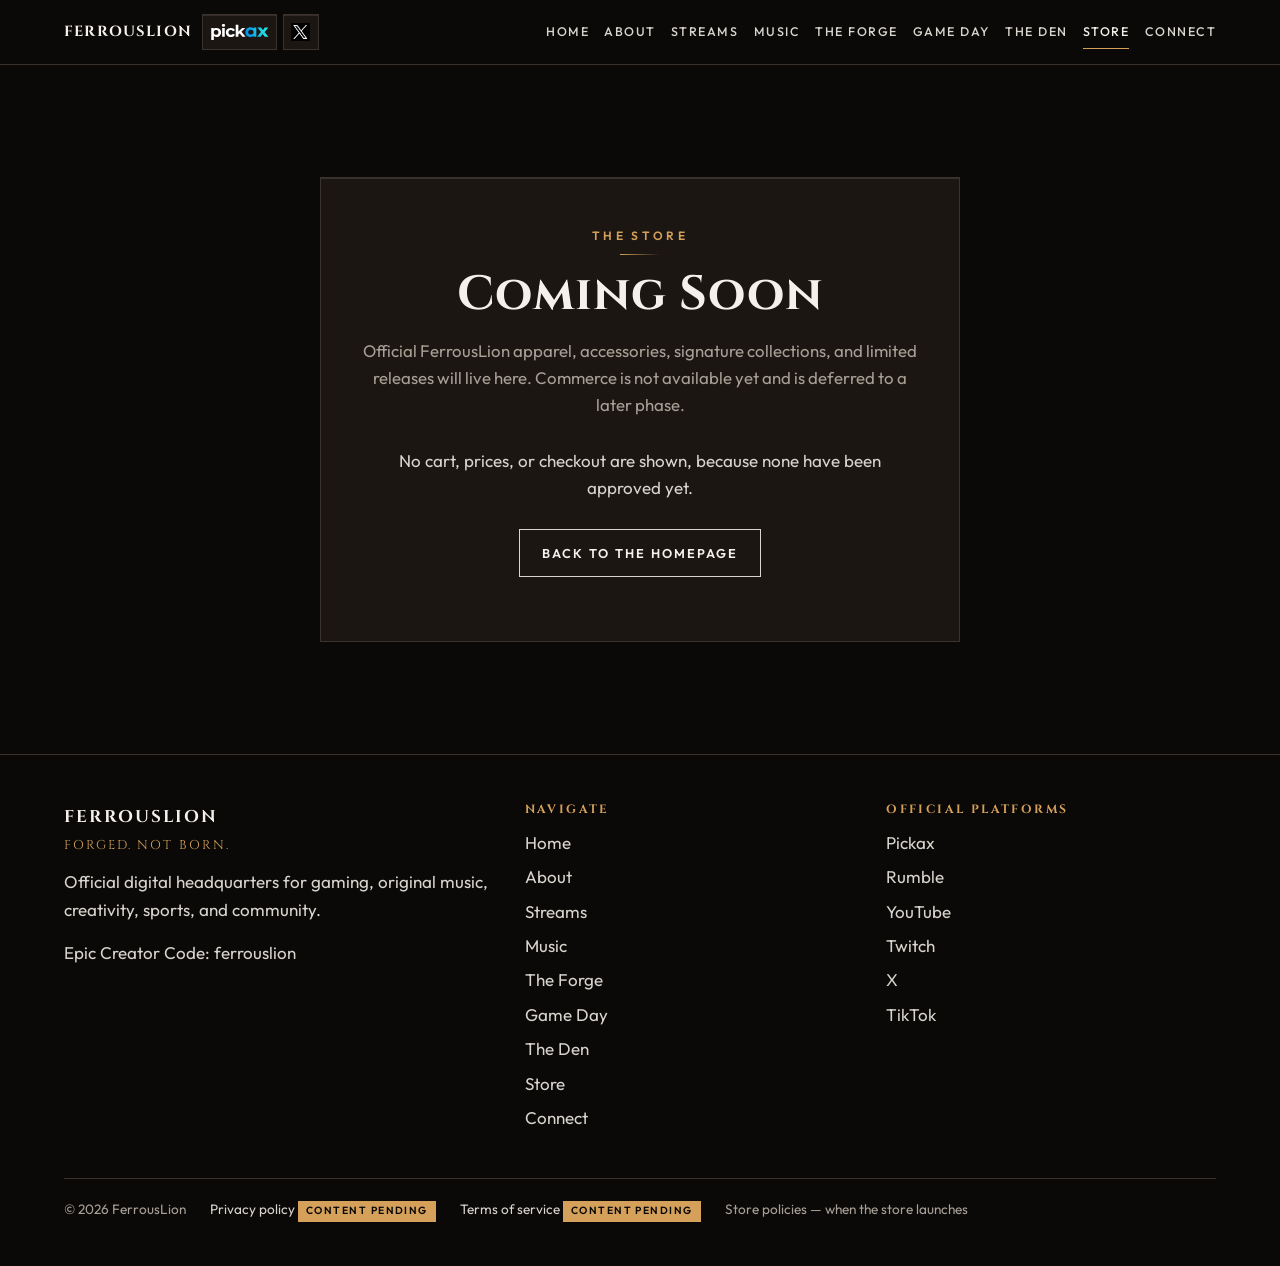
<file: store/index.html>
<!DOCTYPE html>
<html lang="en">
<head>
  <meta charset="utf-8">
  <meta name="viewport" content="width=device-width, initial-scale=1">
  <title>The Store — Coming Soon | FerrousLion</title>
  <meta name="description" content="Official FerrousLion apparel, accessories, signature collections, and limited releases are coming soon. No cart, prices, or checkout yet.">
  <meta name="theme-color" content="#0B0908">
  <meta property="og:type" content="website">
  <meta property="og:site_name" content="FerrousLion">
  <meta property="og:title" content="The Store — Coming Soon | FerrousLion">
  <meta property="og:description" content="Official FerrousLion merchandise is coming soon. Commerce is not available yet.">
  <meta property="og:url" content="https://ferrouslion.com/store/">
  <link rel="canonical" href="https://ferrouslion.com/store/">
  <link rel="icon" href="../favicon.ico">
  <link rel="icon" type="image/svg+xml" href="../favicon.svg">
  <link rel="preconnect" href="https://fonts.googleapis.com">
  <link rel="preconnect" href="https://fonts.gstatic.com" crossorigin>
  <link href="https://fonts.googleapis.com/css2?family=Cinzel:wght@500;600;700&family=Outfit:wght@400;500;600;700&display=swap" rel="stylesheet">
  <link rel="stylesheet" href="../styles.css">
</head>
<body>
  <a class="skip" href="#store-copy">Skip to content</a>

  <header class="header">
    <div class="wrap header-bar">
      <div class="header-left">
        <a class="brand" href="../index.html#top">FerrousLion</a>
        <div class="social-icons" role="group" aria-label="Official accounts">
          <a class="social-icon social-pickax" href="https://pickax.com/ferrouslion" target="_blank" rel="noopener noreferrer" aria-label="FerrousLion on Pickax" title="FerrousLion on Pickax — pickax.com/ferrouslion">
            <img src="../assets/icons/pickax-logo.svg" width="104" height="32" alt="">
          </a>
          <a class="social-icon social-x" href="https://x.com/FerrousLion" target="_blank" rel="noopener noreferrer" aria-label="FerrousLion on X" title="FerrousLion on X — @FerrousLion">
            <img src="../assets/icons/x-favicon.png" width="32" height="32" alt="">
          </a>
        </div>
      </div>
      <nav class="nav-desk" aria-label="Primary">
        <a href="../index.html#top">Home</a>
        <a href="../index.html#about">About</a>
        <a href="../index.html#streams">Streams</a>
        <a href="../index.html#music">Music</a>
        <a href="../index.html#forge">The Forge</a>
        <a href="../index.html#gameday">Game Day</a>
        <a href="../index.html#den">The Den</a>
        <a class="nav-store" href="./index.html" aria-current="page">Store</a>
        <a href="../index.html#connect">Connect</a>
      </nav>
      <button class="menu-btn" type="button" aria-expanded="false" aria-label="Open menu" aria-controls="mobile-nav">
        <svg width="20" height="20" viewBox="0 0 24 24" fill="none" stroke="currentColor" stroke-width="2" aria-hidden="true"><path d="M4 7h16M4 12h16M4 17h16"/></svg>
      </button>
    </div>
    <div class="nav-mobile" id="mobile-nav">
      <div class="wrap">
        <div class="social-icons" role="group" aria-label="Official accounts in the menu">
          <a class="social-icon social-pickax" href="https://pickax.com/ferrouslion" target="_blank" rel="noopener noreferrer" aria-label="FerrousLion on Pickax" title="FerrousLion on Pickax — pickax.com/ferrouslion">
            <img src="../assets/icons/pickax-logo.svg" width="104" height="32" alt="">
          </a>
          <a class="social-icon social-x" href="https://x.com/FerrousLion" target="_blank" rel="noopener noreferrer" aria-label="FerrousLion on X" title="FerrousLion on X — @FerrousLion">
            <img src="../assets/icons/x-favicon.png" width="32" height="32" alt="">
          </a>
        </div>
        <nav aria-label="Mobile">
          <a href="../index.html#top">Home</a>
          <a href="../index.html#about">About</a>
          <a href="../index.html#streams">Streams</a>
          <a href="../index.html#music">Music</a>
          <a href="../index.html#forge">The Forge</a>
          <a href="../index.html#gameday">Game Day</a>
          <a href="../index.html#den">The Den</a>
          <a href="./index.html" aria-current="page">Store</a>
          <a href="../index.html#connect">Connect</a>
        </nav>
      </div>
    </div>
  </header>

  <main>
    <section class="section" id="store-copy" aria-labelledby="store-title">
      <div class="wrap">
        <div class="store-panel">
          <p class="kicker">The Store</p>
          <h1 id="store-title">Coming Soon</h1>
          <p class="lead">Official FerrousLion apparel, accessories, signature collections, and limited releases will live here. Commerce is not available yet and is deferred to a later phase.</p>
          <p>No cart, prices, or checkout are shown, because none have been approved yet.</p>
          <div class="live-links store-actions">
            <a class="btn btn-secondary" href="../index.html#top">Back to the homepage</a>
          </div>
        </div>
      </div>
    </section>
  </main>

  <footer class="footer" id="connect">
    <div class="wrap">
      <div class="footer-grid">
        <div class="footer-brand">
          <strong>FerrousLion</strong>
          <span class="footer-motto">Forged. Not Born.</span>
          <p>Official digital headquarters for gaming, original music, creativity, sports, and community.</p>
          <p>Epic Creator Code: ferrouslion</p>
        </div>
        <div>
          <h2>Navigate</h2>
          <ul>
            <li><a href="../index.html#top">Home</a></li>
            <li><a href="../index.html#about">About</a></li>
            <li><a href="../index.html#streams">Streams</a></li>
            <li><a href="../index.html#music">Music</a></li>
            <li><a href="../index.html#forge">The Forge</a></li>
            <li><a href="../index.html#gameday">Game Day</a></li>
            <li><a href="../index.html#den">The Den</a></li>
            <li><a href="./index.html">Store</a></li>
            <li><a href="../index.html#connect">Connect</a></li>
          </ul>
        </div>
        <div>
          <h2>Official platforms</h2>
          <ul>
            <li><a href="https://pickax.com/ferrouslion" target="_blank" rel="noopener noreferrer">Pickax</a></li>
            <li><a href="https://rumble.com/user/ferrouslion" target="_blank" rel="noopener noreferrer">Rumble</a></li>
            <li><a href="https://www.youtube.com/@ferrouslion" target="_blank" rel="noopener noreferrer">YouTube</a></li>
            <li><a href="https://www.twitch.tv/ferrouslion" target="_blank" rel="noopener noreferrer">Twitch</a></li>
            <li><a href="https://x.com/FerrousLion" target="_blank" rel="noopener noreferrer">X</a></li>
            <li><a href="https://www.tiktok.com/@ferrouslion" target="_blank" rel="noopener noreferrer">TikTok</a></li>
          </ul>
        </div>
      </div>
      <div class="footer-legal">
        <span>© 2026 FerrousLion</span>
        <a href="#privacy">Privacy policy <span class="placeholder-flag">Content pending</span></a>
        <a href="#terms">Terms of service <span class="placeholder-flag">Content pending</span></a>
        <span>Store policies — when the store launches</span>
      </div>
    </div>
  </footer>

  <script src="../site.js"></script>
</body>
</html>
</file>
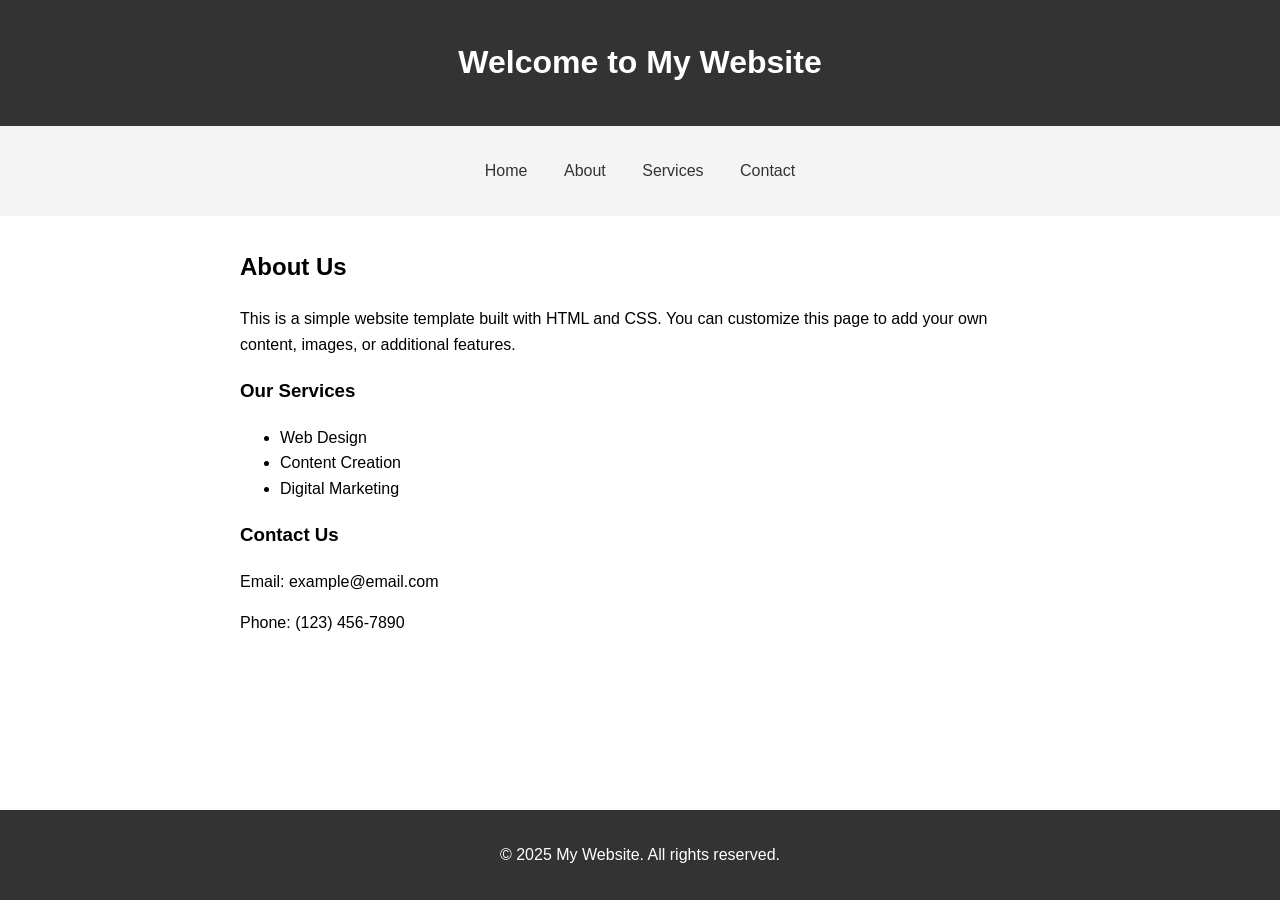
<file: hello.html>
<!DOCTYPE html>
<html lang="en">
<head>
    <meta charset="UTF-8">
    <meta name="viewport" content="width=device-width, initial-scale=1.0">
    <title>My Basic Website</title>
    <style>
        /* Basic CSS for styling */
        body {
            font-family: Arial, sans-serif;
            margin: 0;
            padding: 0;
            line-height: 1.6;
        }
        header {
            background-color: #333;
            color: white;
            text-align: center;
            padding: 1em 0;
        }
        nav {
            background-color: #f4f4f4;
            padding: 1em;
        }
        nav ul {
            list-style: none;
            padding: 0;
            text-align: center;
        }
        nav ul li {
            display: inline;
            margin: 0 1em;
        }
        nav ul li a {
            text-decoration: none;
            color: #333;
        }
        nav ul li a:hover {
            color: #007BFF;
        }
        .main-content {
            max-width: 800px;
            margin: 2em auto;
            padding: 0 1em;
        }
        footer {
            background-color: #333;
            color: white;
            text-align: center;
            padding: 1em 0;
            position: fixed;
            bottom: 0;
            width: 100%;
        }
    </style>
</head>
<body>
    <!-- Header Section -->
    <header>
        <h1>Welcome to My Website</h1>
    </header>

    <!-- Navigation Menu -->
    <nav>
        <ul>
            <li><a href="#home">Home</a></li>
            <li><a href="#about">About</a></li>
            <li><a href="#services">Services</a></li>
            <li><a href="#contact">Contact</a></li>
        </ul>
    </nav>

    <!-- Main Content Section -->
    <section class="main-content">
        <h2>About Us</h2>
        <p>This is a simple website template built with HTML and CSS. You can customize this page to add your own content, images, or additional features.</p>
        <h3>Our Services</h3>
        <ul>
            <li>Web Design</li>
            <li>Content Creation</li>
            <li>Digital Marketing</li>
        </ul>
        <h3>Contact Us</h3>
        <p>Email: example@email.com</p>
        <p>Phone: (123) 456-7890</p>
    </section>

    <!-- Footer Section -->
    <footer>
        <p>&copy; 2025 My Website. All rights reserved.</p>
    </footer>
</body>
</html>
</file>
<file: styles.css>
/* FerrousLion.com — Phase 1 brand foundation. Visual system from the approved Phase 0-r1 mockup. */
:root {
  --black: #0B0908;
  --charcoal: #1C1613;
  --raised: #2A221C;
  --border: #3A322C;
  --silver: #D8D4CE;
  --muted: #A8A096;
  --orange: #E46A1A;
  --gold: #D4A05A;
  --white: #F4F0EA;
  --danger-live: #E46A1A;
  --font-display: "Cinzel", ui-serif, Georgia, "Times New Roman", serif;
  --font-sans: "Outfit", ui-sans-serif, system-ui, -apple-system, "Segoe UI", sans-serif;
  --space-1: 0.25rem;
  --space-2: 0.5rem;
  --space-3: 0.75rem;
  --space-4: 1rem;
  --space-5: 1.5rem;
  --space-6: 2rem;
  --space-7: 3rem;
  --space-8: 4rem;
  --space-9: 5rem;
  --space-10: 7rem;
  --wrap: min(72rem, calc(100% - 2.5rem));
  --focus: 0 0 0 2px var(--black), 0 0 0 4px var(--gold);
  --hairline: 1px solid var(--border);
}

* { box-sizing: border-box; }

html {
  scroll-behavior: smooth;
  -webkit-text-size-adjust: 100%;
}

body {
  margin: 0;
  background: var(--black);
  color: var(--silver);
  font-family: var(--font-sans);
  font-size: 1.0625rem;
  line-height: 1.6;
}

img { max-width: 100%; display: block; }

a { color: inherit; text-decoration: none; }

h1, h2, h3, h4 {
  font-family: var(--font-display);
  color: var(--white);
  letter-spacing: 0.02em;
  line-height: 1.15;
  text-wrap: balance;
  margin: 0;
}

p { text-wrap: pretty; margin: 0 0 1rem; }
p:last-child { margin-bottom: 0; }

.skip {
  position: absolute;
  left: -999px;
  top: 0;
}
.skip:focus {
  left: 12px;
  top: 12px;
  z-index: 80;
  background: var(--gold);
  color: var(--black);
  padding: 8px 12px;
  font-weight: 600;
}

.sr-only {
  position: absolute;
  width: 1px;
  height: 1px;
  padding: 0;
  margin: -1px;
  overflow: hidden;
  clip: rect(0, 0, 0, 0);
  white-space: nowrap;
  border: 0;
}

.wrap {
  width: var(--wrap);
  margin-inline: auto;
}

@media (min-width: 640px) {
  :root { --wrap: min(72rem, calc(100% - 4rem)); }
}

/* Mockup notice — review only */
.mock-banner {
  background: var(--charcoal);
  color: var(--gold);
  font-size: 0.8125rem;
  letter-spacing: 0.06em;
  text-transform: uppercase;
  text-align: center;
  padding: 0.55rem 1rem;
  border-bottom: var(--hairline);
}

/* Header / nav sits ABOVE the cover banner, never over it */
.header {
  position: sticky;
  top: 0;
  z-index: 40;
  background: var(--black);
  border-bottom: var(--hairline);
}

.header-bar {
  display: flex;
  align-items: center;
  justify-content: space-between;
  gap: 0.75rem 1rem;
  min-height: 4rem;
}

.header-left {
  display: flex;
  align-items: center;
  gap: 0.65rem;
  min-width: 0;
  flex: 0 1 auto;
}

.brand {
  display: flex;
  align-items: center;
  font-family: var(--font-display);
  font-weight: 700;
  color: var(--white);
  letter-spacing: 0.08em;
  font-size: 0.92rem;
  text-transform: uppercase;
  flex: 0 0 auto;
  white-space: nowrap;
}

.social-icons {
  display: flex;
  align-items: center;
  gap: 0.35rem;
  flex: 0 0 auto;
}
.social-icon {
  display: inline-flex;
  align-items: center;
  justify-content: center;
  min-width: 2.25rem;
  height: 2.25rem;
  padding: 0 0.4rem;
  border: 1px solid var(--border);
  background: var(--charcoal);
  box-shadow: inset 0 1px 0 rgba(216, 212, 206, 0.12);
}
.social-icon img {
  display: block;
  width: auto;
  height: 1.15rem;
  max-width: 5.2rem;
}
.social-icon.social-x img {
  width: 1.15rem;
  height: 1.15rem;
  max-width: none;
}
.social-icon:hover { border-color: var(--gold); }

.nav-mobile .social-icons {
  padding: 0.85rem 0 0.5rem;
  gap: 0.5rem;
}
.nav-mobile .social-icon { min-width: 2.5rem; height: 2.5rem; }

.nav-desk {
  display: none;
  align-items: center;
  gap: 0.15rem 0.95rem;
  flex-wrap: wrap;
  justify-content: flex-end;
  margin-left: auto;
}
.nav-desk a {
  font-size: 0.78rem;
  font-weight: 500;
  letter-spacing: 0.12em;
  text-transform: uppercase;
  color: var(--silver);
  padding: 0.4rem 0;
  border-bottom: 1px solid transparent;
}
.nav-desk a:hover,
.nav-desk a[aria-current="page"] {
  color: var(--white);
  border-bottom-color: var(--gold);
}
.nav-desk .nav-store {
  color: var(--gold);
}

.menu-btn {
  display: inline-flex;
  align-items: center;
  justify-content: center;
  width: 2.75rem;
  height: 2.75rem;
  background: transparent;
  color: var(--white);
  border: 1px solid var(--border);
  padding: 0;
}
.menu-btn:hover { border-color: var(--gold); }

.nav-mobile {
  display: none;
  border-top: var(--hairline);
  background: var(--black);
  padding: 0.75rem 0 1.25rem;
}
.header.is-open .nav-mobile { display: block; }
.nav-mobile nav {
  display: flex;
  flex-direction: column;
}
.nav-mobile a {
  padding: 0.75rem 0;
  letter-spacing: 0.14em;
  text-transform: uppercase;
  font-size: 0.85rem;
  border-bottom: var(--hairline);
  color: var(--silver);
}
.nav-mobile a:hover { color: var(--white); }

@media (min-width: 1100px) {
  .nav-desk { display: flex; }
  .menu-btn { display: none; }
  .header.is-open .nav-mobile { display: none; }
}

/* Section 1 — Hero. Banner is full-width at intrinsic 1672/941. No crop, no overlay, no text on the artwork. */
.hero-banner {
  margin: 0;
  padding: 0;
  background: var(--black);
}
.hero-banner img {
  width: 100%;
  height: auto;
  display: block;
  /* Explicitly no object-fit, no max-height, no crop. */
}

.hero-cta-band {
  background: var(--black);
  border-top: var(--hairline);
  border-bottom: var(--hairline);
  padding: 1.5rem 0 1.75rem;
}
.hero-actions {
  display: flex;
  flex-wrap: wrap;
  gap: 0.75rem;
  justify-content: center;
}
@media (max-width: 639px) {
  .hero-actions { flex-direction: column; align-items: stretch; }
  .hero-actions .btn { width: 100%; }
}

/* Buttons */
.btn {
  display: inline-flex;
  align-items: center;
  justify-content: center;
  gap: 0.5rem;
  min-height: 3rem;
  padding: 0 1.35rem;
  font-family: var(--font-sans);
  font-size: 0.8rem;
  font-weight: 600;
  letter-spacing: 0.16em;
  text-transform: uppercase;
  border: 1px solid transparent;
  cursor: pointer;
  transition: background 150ms ease-out, color 150ms ease-out, border-color 150ms ease-out;
}
.btn-primary {
  background: var(--orange);
  color: var(--black);
  border-color: var(--orange);
}
.btn-primary:hover { background: #F07828; border-color: #F07828; }
.btn-secondary {
  background: transparent;
  color: var(--white);
  border-color: var(--silver);
}
.btn-secondary:hover { border-color: var(--gold); color: var(--gold); }
.btn-ghost {
  background: transparent;
  color: var(--silver);
  border-color: transparent;
}
.btn-ghost:hover { color: var(--white); border-color: var(--border); }
.btn:focus-visible,
.menu-btn:focus-visible,
.nav-desk a:focus-visible,
.nav-mobile a:focus-visible,
.brand:focus-visible,
.social-icon:focus-visible,
.card-link:focus-visible,
footer a:focus-visible {
  outline: none;
  box-shadow: var(--focus);
}
.btn:disabled,
.btn[aria-disabled="true"] {
  opacity: 0.55;
  cursor: not-allowed;
}

/* Shared section chrome */
.section {
  padding: var(--space-8) 0;
  scroll-margin-top: 5rem;
  position: relative;
}
/* Nav targets that are not sections still clear the sticky header. */
#top,
#about,
#streams,
#forge,
#gameday,
#den,
#store,
#connect,
#featured,
#explore {
  scroll-margin-top: 5rem;
}
@media (min-width: 1024px) {
  .section { padding: var(--space-10) 0; }
}

.kicker {
  margin: 0 0 0.65rem;
  font-size: 0.75rem;
  font-weight: 600;
  letter-spacing: 0.28em;
  text-transform: uppercase;
  color: var(--gold);
}
.kicker::after {
  content: "";
  display: block;
  width: 2.5rem;
  height: 1px;
  margin-top: 0.55rem;
  background: linear-gradient(90deg, var(--gold), transparent);
}

.section-head { max-width: 40rem; margin-bottom: 2.5rem; }
.section-head h2 { font-size: clamp(1.75rem, 3vw, 2.5rem); margin-bottom: 0.85rem; }
.lead { color: var(--muted); font-size: 1.05rem; }

.placeholder-flag {
  display: inline-block;
  align-self: flex-start;
  width: max-content;
  max-width: 100%;
  margin: 0 0 0.75rem;
  padding: 0.15rem 0.5rem;
  font-size: 0.65rem;
  font-weight: 600;
  letter-spacing: 0.14em;
  text-transform: uppercase;
  color: var(--black);
  background: var(--gold);
}

/* Meet / Explore sit on a subtle dark texture — no throne-hall or banner artwork. */
.mood {
  position: relative;
  isolation: isolate;
  background: var(--black);
}
.mood::before {
  content: "";
  position: absolute;
  inset: 0;
  z-index: -1;
  pointer-events: none;
  background-image:
    radial-gradient(ellipse at 18% 10%, rgba(212, 160, 90, 0.07), transparent 52%),
    radial-gradient(ellipse at 82% 90%, rgba(228, 106, 26, 0.045), transparent 50%),
    linear-gradient(180deg, #0B0908 0%, #100e0c 45%, #0B0908 100%),
    url("data:image/svg+xml;utf8,<svg xmlns='http://www.w3.org/2000/svg' width='180' height='180'><filter id='n'><feTurbulence type='fractalNoise' baseFrequency='0.85' numOctaves='2' stitchTiles='stitch'/><feColorMatrix values='0 0 0 0 0.85  0 0 0 0 0.82  0 0 0 0 0.78  0 0 0 0.18 0'/></filter><rect width='100%' height='100%' filter='url(%23n)' opacity='0.18'/></svg>");
  background-size: auto, auto, auto, 180px 180px;
  background-repeat: no-repeat, no-repeat, no-repeat, repeat;
  opacity: 1;
}

/* Section 2 — Meet */
.meet-grid {
  display: grid;
  gap: 2.5rem;
  align-items: center;
}
@media (min-width: 820px) {
  .meet-grid { grid-template-columns: minmax(0, 280px) minmax(0, 1fr); gap: 3.5rem; }
}
@media (min-width: 1100px) {
  .meet-grid { grid-template-columns: minmax(0, 400px) minmax(0, 1fr); gap: 4.5rem; }
}

/* Avatar: uncropped 1:1. No border-radius / rounded mask on the image.
   The frame lives OUTSIDE the image. */
.avatar-frame {
  margin: 0 auto;
  max-width: 26rem;
  padding: 8px;
  border: 1px solid var(--gold);
  background: var(--charcoal);
  box-shadow: 0 0 0 1px #000, 0 16px 40px rgb(0 0 0 / 0.45);
}
.avatar-frame img {
  width: 100%;
  height: auto;
  aspect-ratio: 1 / 1;
  /* no object-fit crop; source is already 1:1 */
  border-radius: 0;
}

.meet-copy h2 { font-size: clamp(1.85rem, 3.2vw, 2.75rem); margin-bottom: 1rem; }
.meet-copy .philosophy {
  margin-top: 1.5rem;
  padding-top: 1.5rem;
  border-top: var(--hairline);
}
.meet-copy .philosophy strong {
  display: block;
  font-family: var(--font-display);
  color: var(--gold);
  letter-spacing: 0.16em;
  text-transform: uppercase;
  font-size: 0.85rem;
  margin-bottom: 0.5rem;
}

/* Section 3 — Explore */
.dest-grid,
.feature-grid {
  list-style: none;
  margin: 0;
  padding: 0;
}

.dest-grid {
  display: grid;
  gap: 1rem;
  grid-template-columns: 1fr;
}
@media (min-width: 640px) {
  .dest-grid { grid-template-columns: 1fr 1fr; }
}
@media (min-width: 1024px) {
  .dest-grid { grid-template-columns: repeat(3, 1fr); }
}

.dest-card {
  display: flex;
  flex-direction: column;
  min-height: 100%;
  padding: 1.5rem 1.35rem 1.35rem;
  background: rgb(28 22 19 / 0.92);
  border: var(--hairline);
  box-shadow: inset 0 1px 0 rgba(216, 212, 206, 0.14), inset 0 -1px 0 rgba(0, 0, 0, 0.45);
}
.dest-card h3 {
  font-size: 1.15rem;
  letter-spacing: 0.12em;
  text-transform: uppercase;
  margin-bottom: 0.35rem;
}
.dest-card .dest-label {
  font-size: 0.75rem;
  letter-spacing: 0.08em;
  text-transform: uppercase;
  color: var(--orange);
  margin-bottom: 0.85rem;
}
.dest-card p { color: var(--muted); font-size: 0.95rem; flex: 1; }
.dest-card .dest-link {
  margin-top: 1.1rem;
  font-size: 0.75rem;
  letter-spacing: 0.14em;
  text-transform: uppercase;
  color: var(--gold);
}
.dest-card.is-soon { opacity: 0.95; }
.dest-card.is-soon .dest-link { color: var(--muted); }

.card-link { display: block; height: 100%; color: inherit; }
.card-link:hover .dest-card { border-color: var(--gold); }

/* Section 4 — Featured */
.feature-grid {
  display: grid;
  gap: 1rem;
  grid-template-columns: 1fr;
}
@media (min-width: 640px) {
  .feature-grid { grid-template-columns: 1fr 1fr; }
}
@media (min-width: 1100px) {
  .feature-grid { grid-template-columns: repeat(3, 1fr); }
}
.feature-card {
  background: var(--charcoal);
  border: var(--hairline);
  padding: 1.25rem;
  min-height: 11rem;
  display: flex;
  flex-direction: column;
  gap: 0.5rem;
  box-shadow: inset 0 1px 0 rgba(216, 212, 206, 0.14), inset 0 -1px 0 rgba(0, 0, 0, 0.45);
}
.feature-card h3 { font-size: 1.05rem; }
.feature-card p { color: var(--muted); font-size: 0.95rem; }
.feature-kind {
  font-size: 0.7rem;
  letter-spacing: 0.18em;
  text-transform: uppercase;
  color: var(--orange);
}

/* Section 5 — Live & Upcoming */
.live-panel {
  display: grid;
  gap: 1.5rem;
  background: var(--charcoal);
  border: var(--hairline);
  padding: 1.5rem;
  box-shadow: inset 0 1px 0 rgba(216, 212, 206, 0.14), inset 0 -1px 0 rgba(0, 0, 0, 0.45);
}
@media (min-width: 820px) {
  .live-panel { grid-template-columns: 1.1fr 1fr; align-items: start; padding: 2rem; }
}
.live-status {
  display: inline-flex;
  align-items: center;
  gap: 0.5rem;
  font-size: 0.75rem;
  letter-spacing: 0.18em;
  text-transform: uppercase;
  color: var(--muted);
  margin-bottom: 1rem;
}
.live-status .dot {
  width: 0.65rem;
  height: 0.65rem;
  background: var(--muted);
  border: 1px solid var(--border);
}
.live-panel h3 { font-size: 1.5rem; margin-bottom: 0.75rem; }
.live-meta { color: var(--muted); }
.live-meta dt {
  font-size: 0.7rem;
  letter-spacing: 0.16em;
  text-transform: uppercase;
  color: var(--gold);
  margin-top: 0.85rem;
}
.live-meta dd { margin: 0.2rem 0 0; }
.pending-note {
  margin-top: 1rem;
  padding: 0.85rem 1rem;
  border: 1px solid var(--gold);
  color: var(--white);
  background: rgb(212 160 90 / 0.08);
  font-size: 0.95rem;
}
.thumb-placeholder {
  min-height: 12rem;
  border: var(--hairline);
  background:
    linear-gradient(160deg, var(--raised), var(--black));
  display: flex;
  align-items: center;
  justify-content: center;
  text-align: center;
  color: var(--muted);
  padding: 1.5rem;
  font-size: 0.85rem;
  letter-spacing: 0.08em;
  text-transform: uppercase;
}
.live-links { display: flex; flex-wrap: wrap; gap: 0.75rem; margin-top: 1.25rem; }

/* Section 6 — Featured Music */
.music-card {
  display: grid;
  gap: 1.5rem;
  background: var(--charcoal);
  border: var(--hairline);
  padding: 1.25rem;
  align-items: center;
}
@media (min-width: 640px) {
  .music-card { grid-template-columns: 12rem 1fr; padding: 1.5rem; }
}
@media (min-width: 1024px) {
  .music-card { grid-template-columns: 16rem 1fr; }
}
.music-art {
  border: 1px solid var(--border);
  max-width: 16rem;
}
.music-art img { width: 100%; height: auto; aspect-ratio: 1 / 1; }
.music-now-album {
  margin: 0;
  font-size: 0.75rem;
  letter-spacing: 0.2em;
  text-transform: uppercase;
  color: var(--gold);
}
.music-now-title {
  font-family: var(--font-display);
  color: var(--white);
  font-size: 1.5rem;
  margin: 0.35rem 0 0.5rem;
}
.music-now-meta { color: var(--muted); font-size: 0.9rem; margin-bottom: 1rem; }
.music-transport {
  display: flex;
  align-items: center;
  gap: 0.65rem;
  margin-bottom: 1rem;
}
.music-btn {
  width: 2.75rem;
  height: 2.75rem;
  border: 1px solid var(--border);
  background: var(--raised);
  color: var(--white);
  display: inline-flex;
  align-items: center;
  justify-content: center;
  padding: 0;
}
.music-btn-main {
  width: 3.25rem;
  height: 3.25rem;
  background: var(--orange);
  color: var(--black);
  border-color: var(--orange);
}
.music-btn:focus-visible { outline: none; box-shadow: var(--focus); }
.music-note { color: var(--muted); font-size: 0.9rem; }

/* Section 7 — The Den */
.den-panel {
  background: var(--charcoal);
  border: var(--hairline);
  padding: 2rem 1.5rem;
}
@media (min-width: 820px) {
  .den-panel { padding: 2.5rem 2.5rem; }
}
.den-actions { display: flex; flex-wrap: wrap; gap: 0.75rem; margin-top: 1.5rem; }

/* Section 8 — Footer */
.footer {
  border-top: var(--hairline);
  background: var(--black);
  padding: 3rem 0 2rem;
}
.footer-grid {
  display: grid;
  gap: 2rem;
}
@media (min-width: 820px) {
  .footer-grid { grid-template-columns: 1.3fr 1fr 1fr; }
}
.footer-brand strong {
  font-family: var(--font-display);
  color: var(--white);
  letter-spacing: 0.12em;
  text-transform: uppercase;
  display: block;
  margin-bottom: 0.35rem;
}
.footer-motto {
  font-family: var(--font-display);
  color: var(--gold);
  letter-spacing: 0.16em;
  text-transform: uppercase;
  font-size: 0.8rem;
  display: block;
  margin-bottom: 0.75rem;
}
.footer h2 {
  font-size: 0.75rem;
  letter-spacing: 0.2em;
  text-transform: uppercase;
  color: var(--gold);
  margin-bottom: 0.75rem;
}
.footer ul { list-style: none; margin: 0; padding: 0; }
.footer li { margin: 0 0 0.45rem; }
.footer a { color: var(--silver); }
.footer a:hover { color: var(--white); }
.footer-legal {
  margin-top: 2.5rem;
  padding-top: 1.25rem;
  border-top: var(--hairline);
  display: flex;
  flex-wrap: wrap;
  gap: 0.75rem 1.5rem;
  color: var(--muted);
  font-size: 0.85rem;
}

@media (prefers-reduced-motion: reduce) {
  html { scroll-behavior: auto; }
  .btn, .dest-card, .music-btn { transition: none; }
}

/* Store coming-soon page */
.store-panel {
  max-width: 40rem;
  margin: 0 auto;
  text-align: center;
  padding: 3rem 1.5rem 4rem;
  border: var(--hairline);
  background: var(--charcoal);
  box-shadow: inset 0 1px 0 rgba(216, 212, 206, 0.14);
}
.store-panel h1 {
  font-size: clamp(2rem, 4vw, 3rem);
  margin: 0.75rem 0 1rem;
}
.store-panel .lead { margin-bottom: 1.75rem; }

@media (max-width: 639px) {
  .brand { font-size: 0.8rem; letter-spacing: 0.06em; }
  .social-icon { min-width: 2rem; height: 2rem; padding: 0 0.3rem; }
  .social-icon img { height: 0.95rem; max-width: 4.4rem; }
  .social-icon.social-x img { width: 0.95rem; height: 0.95rem; }
}

.store-panel .kicker::after { margin-left: auto; margin-right: auto; }

/* Live features kept from the existing site: schedule, videos, music player.
   These sit on the approved palette and do not add artwork. */

.nav-mobile .social-icon {
  padding: 0 0.45rem;
  letter-spacing: 0;
  text-transform: none;
  border: 1px solid var(--border);
  font-size: inherit;
  border-bottom: 1px solid var(--border);
}

.btn-sm {
  min-height: 2.5rem;
  padding: 0 0.95rem;
  font-size: 0.72rem;
}

.live-panel.live-schedule {
  grid-template-columns: 1fr;
}

.schedule-special {
  margin: 0 0 1.25rem;
  padding: 1.1rem 1.2rem;
  border-color: var(--gold);
  background: rgb(212 160 90 / 0.08);
}
.schedule-special .kicker { margin-bottom: 0.35rem; }
.schedule-special h3 { font-size: 1.25rem; margin: 0 0 0.4rem; }
.schedule-special p { margin: 0; color: var(--silver); }

.schedule-grid {
  margin: 0;
  padding: 0;
  list-style: none;
  display: grid;
  gap: 0.75rem;
}
@media (min-width: 640px) {
  .schedule-grid { grid-template-columns: 1fr 1fr; }
}
@media (min-width: 1024px) {
  .schedule-grid { grid-template-columns: repeat(4, 1fr); }
}
.schedule-slot {
  padding: 1rem 1.1rem;
  background: var(--raised);
}
.schedule-slot h3 {
  font-size: 1.02rem;
  letter-spacing: 0.04em;
}
.schedule-time {
  margin: 0.4rem 0 0;
  color: var(--white);
  font-weight: 500;
}
.schedule-note {
  margin: 1rem 0 0;
  color: var(--muted);
  font-size: 0.95rem;
}

.copy p { color: var(--muted); }
.copy p:last-child { margin-bottom: 0; }

.platform-block { margin-top: 2.75rem; }
.platform-block:first-child { margin-top: 0; }
.tiktok-head,
.platform-head {
  display: flex;
  flex-wrap: wrap;
  align-items: flex-end;
  justify-content: space-between;
  gap: 0.85rem 1rem;
}
.platform-head h3,
.tiktok-head h3 {
  font-size: 1.2rem;
  letter-spacing: 0.08em;
  text-transform: uppercase;
}
.platform-note {
  margin: 0.35rem 0 0;
  max-width: 40rem;
  color: var(--muted);
  font-size: 0.95rem;
}
.featured-actions {
  display: flex;
  flex-wrap: wrap;
  gap: 0.6rem;
}

.video-grid {
  list-style: none;
  margin: 1.15rem 0 0;
  padding: 0;
  display: grid;
  gap: 1rem;
}
@media (min-width: 640px) {
  .video-grid { grid-template-columns: 1fr 1fr; }
}
@media (min-width: 1024px) {
  .video-grid { grid-template-columns: 1fr 1fr 1fr; }
}
.card {
  background: var(--charcoal);
  border: var(--hairline);
  box-shadow: inset 0 1px 0 rgba(216, 212, 206, 0.14), inset 0 -1px 0 rgba(0, 0, 0, 0.45);
}
.hairline { border: var(--hairline); }
.video-card {
  display: flex;
  flex-direction: column;
  min-width: 0;
  height: 100%;
  color: inherit;
}
.video-card:hover { border-color: var(--gold); }
.video-thumb {
  position: relative;
  aspect-ratio: 16 / 9;
  overflow: hidden;
  background: var(--raised);
}
.video-thumb img {
  width: 100%;
  height: 100%;
  object-fit: cover;
}
.play {
  position: absolute;
  inset: 0;
  display: grid;
  place-items: center;
}
.play span {
  width: 2.75rem;
  height: 2.75rem;
  display: grid;
  place-items: center;
  background: var(--orange);
  color: var(--black);
  opacity: 0;
}
.play span svg { margin-left: 2px; }
.video-card:hover .play span,
.video-card:focus-visible .play span { opacity: 1; }
.tag {
  position: absolute;
  top: 0.65rem;
  left: 0.65rem;
  padding: 0.2rem 0.45rem;
  background: var(--black);
  color: var(--gold);
  border: 1px solid var(--gold);
  font-size: 0.65rem;
  font-weight: 600;
  letter-spacing: 0.14em;
  text-transform: uppercase;
}
.video-meta { padding: 0.95rem 1rem 1.1rem; }
.video-meta h3 {
  font-family: var(--font-sans);
  font-size: 0.95rem;
  font-weight: 500;
  letter-spacing: 0;
  text-transform: none;
}
.video-meta p {
  margin: 0.4rem 0 0;
  color: var(--muted);
  font-size: 0.8rem;
}
.rumble-watch {
  margin-top: 0.55rem;
  color: var(--gold);
  font-size: 0.75rem;
  font-weight: 600;
  letter-spacing: 0.12em;
  text-transform: uppercase;
}
.video-thumb.is-fallback {
  background-image: url("./brand/crest-sm.png");
  background-repeat: no-repeat;
  background-position: center;
  background-size: 4.5rem;
}
.rumble-empty,
.feed-empty {
  grid-column: 1 / -1;
  padding: 1.75rem 1.25rem;
  text-align: center;
}
.rumble-empty p,
.feed-empty p { margin: 0; color: var(--muted); }
.rumble-empty a {
  display: inline-block;
  margin-top: 0.75rem;
  color: var(--gold);
  font-weight: 600;
}
.featured-rumble > li { min-width: 0; }
.rumble-latest { scroll-margin-top: 5rem; }

.tiktok-card {
  margin-top: 1.15rem;
  border: var(--hairline);
  background: var(--charcoal);
  overflow: hidden;
}
.tiktok-embed,
.tiktok-embed iframe { max-width: 100%; }
.tiktok-embed a {
  display: flex;
  flex-direction: column;
  gap: 0.75rem;
  padding: 1.25rem;
}
@media (min-width: 640px) {
  .tiktok-embed a {
    flex-direction: row;
    align-items: center;
    justify-content: space-between;
  }
}

.music-player { position: relative; }
.music-player .music-now-meta {
  display: flex;
  flex-wrap: wrap;
  gap: 0.35rem 0.75rem;
}
.music-player .music-transport { display: none; }
.music-player.is-ready .music-transport { display: flex; }
.music-btn { cursor: pointer; }
.music-btn:disabled { cursor: default; }
.music-btn-main .icon-pause { display: none; }
.music-btn-main[aria-pressed="true"] .icon-play { display: none; }
.music-btn-main[aria-pressed="true"] .icon-pause { display: block; }
.music-player audio {
  display: block;
  width: 100%;
  max-width: 28rem;
  margin-top: 0.85rem;
}
.music-player.is-ready audio {
  position: absolute;
  width: 1px;
  height: 1px;
  margin: -1px;
  padding: 0;
  overflow: hidden;
  clip: rect(0, 0, 0, 0);
  clip-path: inset(50%);
  white-space: nowrap;
  border: 0;
}
.music-fallback { margin-top: 1.25rem; max-width: 36rem; }
.music-fallback p { color: var(--muted); }
.music-fallback ol {
  margin: 0;
  padding: 0;
  list-style: none;
  display: grid;
  gap: 0.45rem;
}
.music-fallback li {
  display: flex;
  justify-content: space-between;
  gap: 0.75rem;
}
.music-fallback a { color: var(--gold); }
.music-track-time { color: var(--muted); font-variant-numeric: tabular-nums; }
.music-fallback[hidden] { display: none; }

.feature-card .feature-link {
  margin-top: auto;
  font-size: 0.75rem;
  letter-spacing: 0.14em;
  text-transform: uppercase;
  color: var(--gold);
}
.feature-card .feature-link:hover { color: var(--white); }

.store-actions {
  justify-content: center;
  margin-top: 1.75rem;
}

@media (prefers-reduced-motion: reduce) {
  .video-thumb img { transition: none; }
  .play span { transition: none; }
}
</file>
